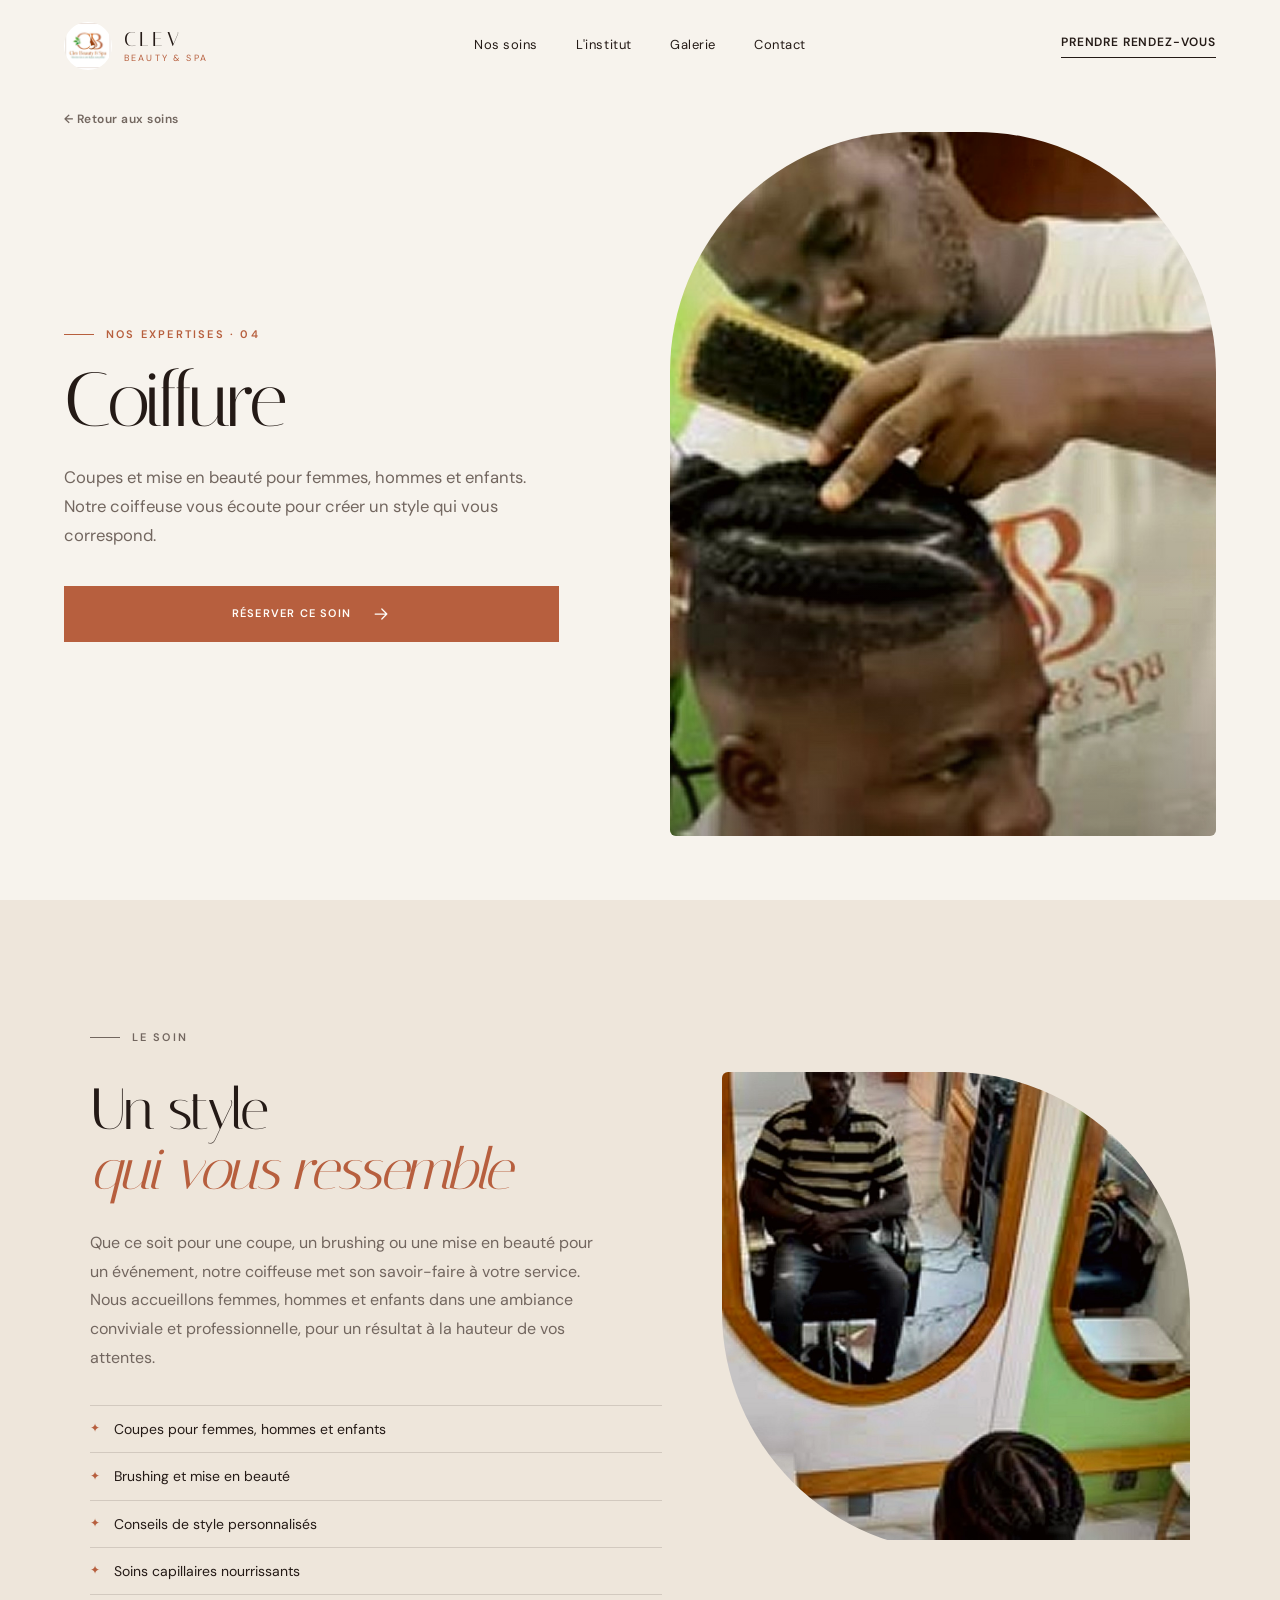
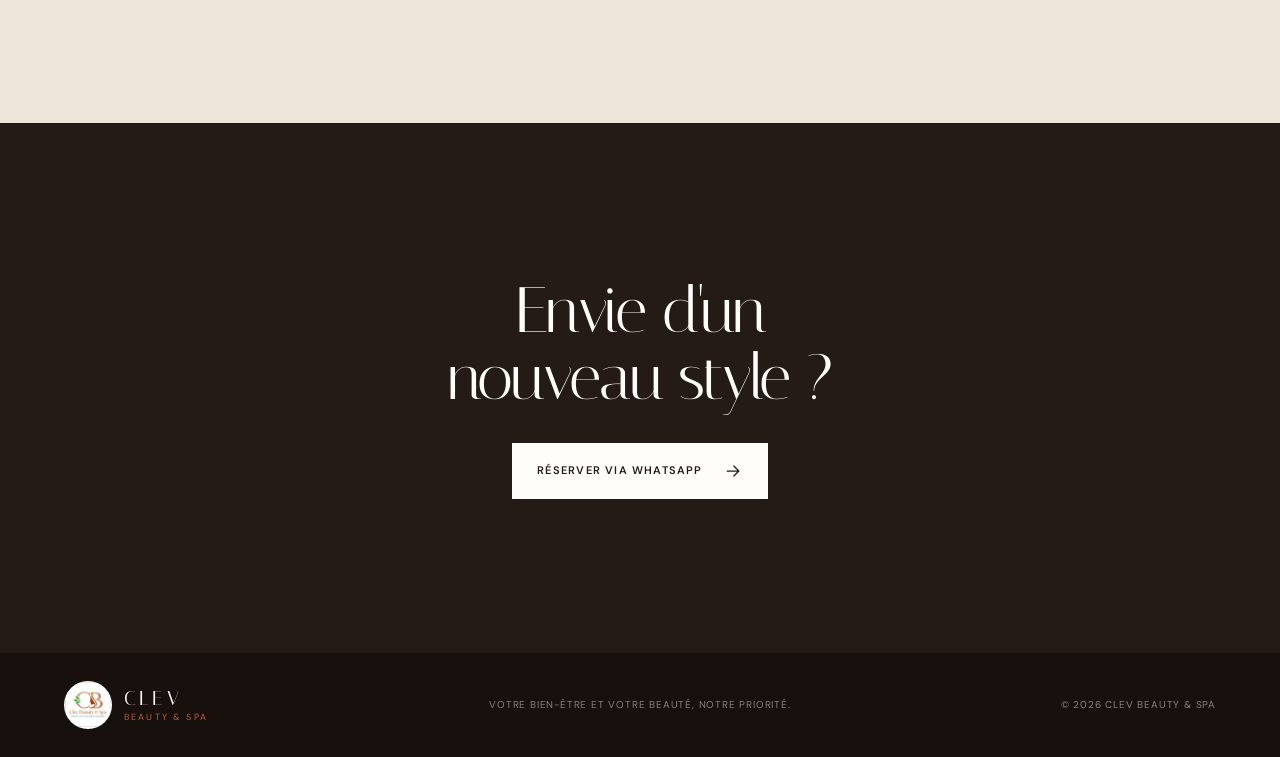
<file: services/coiffure.html>
<!doctype html>
<html lang="fr">
  <head>
    <meta charset="UTF-8" />
    <meta name="viewport" content="width=device-width, initial-scale=1.0" />
    <meta
      name="description"
      content="Coiffure chez CLEV Beauty & Spa à Bangui — coupes et mise en beauté pour femmes, hommes et enfants."
    />
    <meta name="theme-color" content="#f6f1ea" />
    <title>Coiffure — CLEV Beauty & Spa</title>
    <link rel="preconnect" href="https://fonts.googleapis.com" />
    <link rel="preconnect" href="https://fonts.gstatic.com" crossorigin />
    <link
      href="https://fonts.googleapis.com/css2?family=DM+Sans:wght@400;500;600&family=Italiana&display=swap"
      rel="stylesheet"
    />
    <link rel="stylesheet" href="../styles.css" />
    <script src="../script.js" defer></script>
  </head>
  <body>
    <a class="skip-link" href="#main">Aller au contenu</a>

    <header class="site-header" data-header>
      <a class="brand" href="../index.html" aria-label="CLEV Beauty & Spa — Accueil">
        <img src="../assets/images/clev-logo.jpg" alt="" />
        <span><strong>CLEV</strong><small>Beauty & Spa</small></span>
      </a>
      <button class="menu-toggle" type="button" aria-expanded="false" aria-controls="main-nav">
        <span></span><span></span><span></span>
        <span class="sr-only">Ouvrir le menu</span>
      </button>
      <nav id="main-nav" class="main-nav" aria-label="Navigation principale">
        <a href="../index.html#services">Nos soins</a>
        <a href="../index.html#experience">L'institut</a>
        <a href="../index.html#galerie">Galerie</a>
        <a href="../index.html#contact">Contact</a>
      </nav>
      <a class="header-cta" href="../index.html#reservation">Prendre rendez-vous</a>
    </header>

    <main id="main">
      <section class="service-hero">
        <a class="service-back" href="../index.html#services">← Retour aux soins</a>
        <div class="service-hero-content reveal">
          <p class="eyebrow">Nos expertises · 04</p>
          <h1>Coiffure</h1>
          <p class="service-hero-lead">
            Coupes et mise en beauté pour femmes, hommes et enfants.
            Notre coiffeuse vous écoute pour créer un style qui vous correspond.
          </p>
          <a class="button button-primary" href="../index.html#reservation">
            Réserver ce soin
            <svg aria-hidden="true" viewBox="0 0 24 24"><path d="M5 12h14M13 6l6 6-6 6" /></svg>
          </a>
        </div>
        <div class="service-hero-image reveal reveal-delay">
          <img src="../assets/images/service-coiffure.jpg" alt="Coiffure CLEV Beauty & Spa" />
        </div>
      </section>

      <section class="service-detail section">
        <div class="service-detail-copy reveal">
          <p class="eyebrow">Le soin</p>
          <h2>Un style<br /><em>qui vous ressemble</em></h2>
          <p>
            Que ce soit pour une coupe, un brushing ou une mise en beauté pour un
            événement, notre coiffeuse met son savoir-faire à votre service. Nous
            accueillons femmes, hommes et enfants dans une ambiance conviviale et
            professionnelle, pour un résultat à la hauteur de vos attentes.
          </p>
          <ul class="service-benefits">
            <li><span>✦</span>Coupes pour femmes, hommes et enfants</li>
            <li><span>✦</span>Brushing et mise en beauté</li>
            <li><span>✦</span>Conseils de style personnalisés</li>
            <li><span>✦</span>Soins capillaires nourrissants</li>
          </ul>
        </div>
        <div class="service-detail-image reveal reveal-delay">
          <img src="../assets/images/service-coiffure-2.jpg" alt="Prestation coiffure CLEV Beauty & Spa" loading="lazy" />
        </div>
      </section>

      <section class="service-cta">
        <div class="service-cta-inner reveal">
          <h2>Envie d'un<br />nouveau style ?</h2>
          <a class="button button-light" href="../index.html#reservation">
            Réserver via WhatsApp
            <svg aria-hidden="true" viewBox="0 0 24 24"><path d="M5 12h14M13 6l6 6-6 6" /></svg>
          </a>
        </div>
      </section>
    </main>

    <footer class="site-footer">
      <a class="brand brand-light" href="../index.html">
        <img src="../assets/images/clev-logo.jpg" alt="" />
        <span><strong>CLEV</strong><small>Beauty & Spa</small></span>
      </a>
      <p>Votre bien-être et votre beauté, notre priorité.</p>
      <p>© <span data-year></span> CLEV Beauty & Spa</p>
    </footer>
  </body>
</html>
</file>
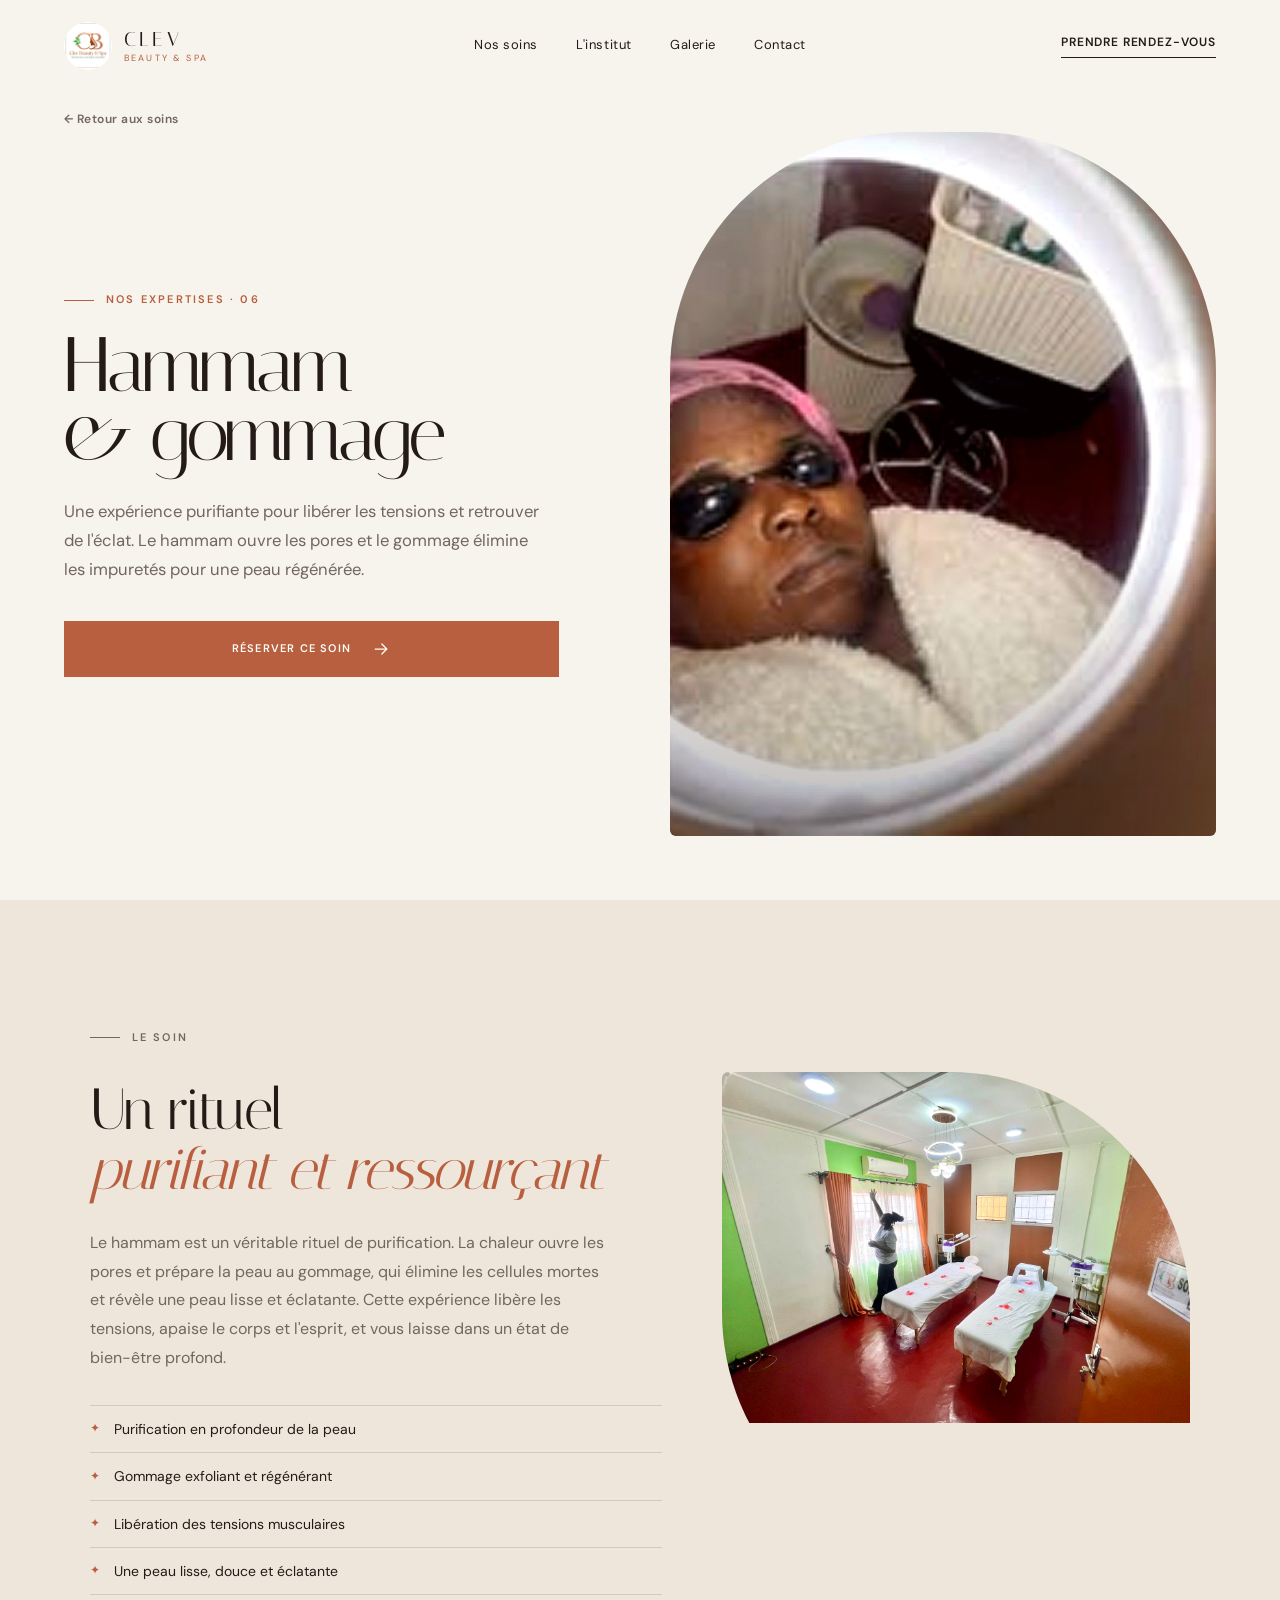
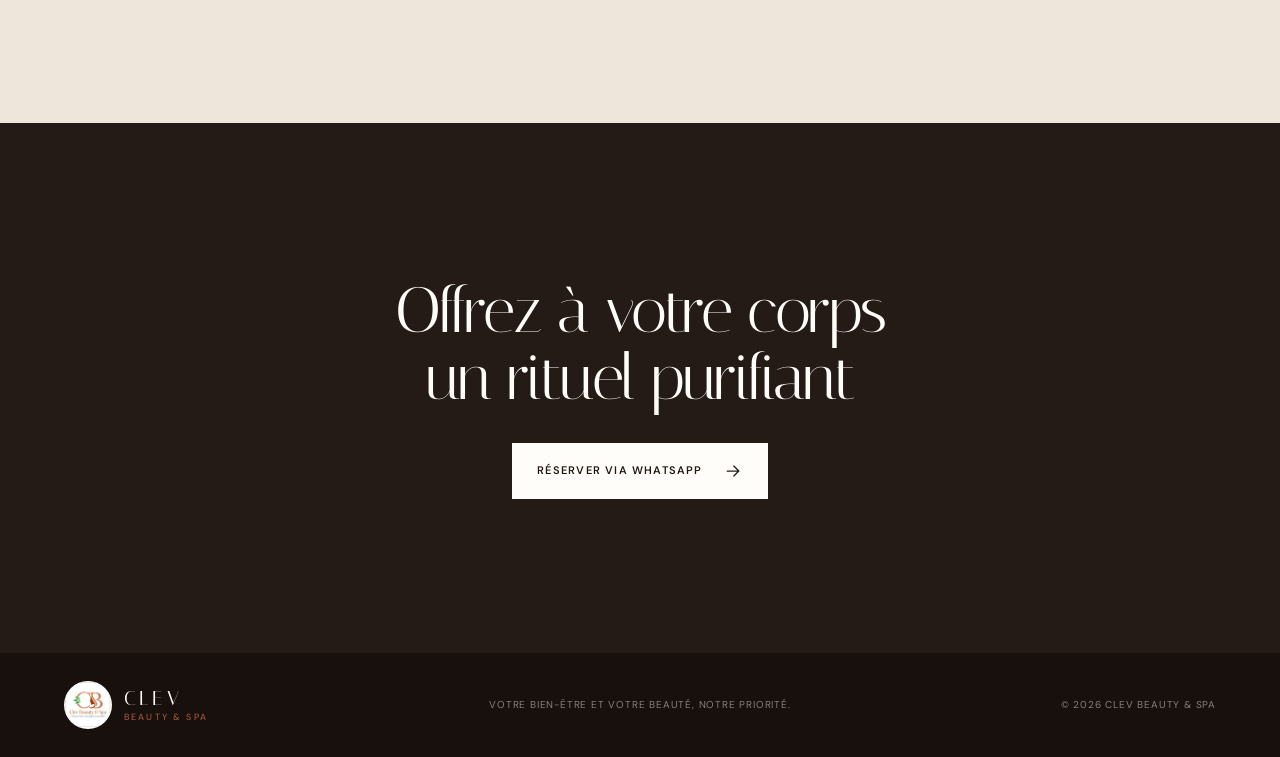
<file: services/hammam-gommage.html>
<!doctype html>
<html lang="fr">
  <head>
    <meta charset="UTF-8" />
    <meta name="viewport" content="width=device-width, initial-scale=1.0" />
    <meta
      name="description"
      content="Hammam & gommage chez CLEV Beauty & Spa à Bangui — une expérience purifiante pour libérer les tensions et retrouver de l'éclat."
    />
    <meta name="theme-color" content="#f6f1ea" />
    <title>Hammam & gommage — CLEV Beauty & Spa</title>
    <link rel="preconnect" href="https://fonts.googleapis.com" />
    <link rel="preconnect" href="https://fonts.gstatic.com" crossorigin />
    <link
      href="https://fonts.googleapis.com/css2?family=DM+Sans:wght@400;500;600&family=Italiana&display=swap"
      rel="stylesheet"
    />
    <link rel="stylesheet" href="../styles.css" />
    <script src="../script.js" defer></script>
  </head>
  <body>
    <a class="skip-link" href="#main">Aller au contenu</a>

    <header class="site-header" data-header>
      <a class="brand" href="../index.html" aria-label="CLEV Beauty & Spa — Accueil">
        <img src="../assets/images/clev-logo.jpg" alt="" />
        <span><strong>CLEV</strong><small>Beauty & Spa</small></span>
      </a>
      <button class="menu-toggle" type="button" aria-expanded="false" aria-controls="main-nav">
        <span></span><span></span><span></span>
        <span class="sr-only">Ouvrir le menu</span>
      </button>
      <nav id="main-nav" class="main-nav" aria-label="Navigation principale">
        <a href="../index.html#services">Nos soins</a>
        <a href="../index.html#experience">L'institut</a>
        <a href="../index.html#galerie">Galerie</a>
        <a href="../index.html#contact">Contact</a>
      </nav>
      <a class="header-cta" href="../index.html#reservation">Prendre rendez-vous</a>
    </header>

    <main id="main">
      <section class="service-hero">
        <a class="service-back" href="../index.html#services">← Retour aux soins</a>
        <div class="service-hero-content reveal">
          <p class="eyebrow">Nos expertises · 06</p>
          <h1>Hammam<br />& gommage</h1>
          <p class="service-hero-lead">
            Une expérience purifiante pour libérer les tensions et retrouver de l'éclat.
            Le hammam ouvre les pores et le gommage élimine les impuretés pour une peau
            régénérée.
          </p>
          <a class="button button-primary" href="../index.html#reservation">
            Réserver ce soin
            <svg aria-hidden="true" viewBox="0 0 24 24"><path d="M5 12h14M13 6l6 6-6 6" /></svg>
          </a>
        </div>
        <div class="service-hero-image reveal reveal-delay">
          <img src="../assets/images/service-gommage.jpg" alt="Hammam et gommage CLEV Beauty & Spa" />
        </div>
      </section>

      <section class="service-detail section">
        <div class="service-detail-copy reveal">
          <p class="eyebrow">Le soin</p>
          <h2>Un rituel<br /><em>purifiant et ressourçant</em></h2>
          <p>
            Le hammam est un véritable rituel de purification. La chaleur ouvre les
            pores et prépare la peau au gommage, qui élimine les cellules mortes et
            révèle une peau lisse et éclatante. Cette expérience libère les tensions,
            apaise le corps et l'esprit, et vous laisse dans un état de bien-être
            profond.
          </p>
          <ul class="service-benefits">
            <li><span>✦</span>Purification en profondeur de la peau</li>
            <li><span>✦</span>Gommage exfoliant et régénérant</li>
            <li><span>✦</span>Libération des tensions musculaires</li>
            <li><span>✦</span>Une peau lisse, douce et éclatante</li>
          </ul>
        </div>
        <div class="service-detail-image reveal reveal-delay">
          <img src="../assets/images/treatment-preparation.jpg" alt="Préparation du hammam CLEV Beauty & Spa" loading="lazy" />
        </div>
      </section>

      <section class="service-cta">
        <div class="service-cta-inner reveal">
          <h2>Offrez à votre corps<br />un rituel purifiant</h2>
          <a class="button button-light" href="../index.html#reservation">
            Réserver via WhatsApp
            <svg aria-hidden="true" viewBox="0 0 24 24"><path d="M5 12h14M13 6l6 6-6 6" /></svg>
          </a>
        </div>
      </section>
    </main>

    <footer class="site-footer">
      <a class="brand brand-light" href="../index.html">
        <img src="../assets/images/clev-logo.jpg" alt="" />
        <span><strong>CLEV</strong><small>Beauty & Spa</small></span>
      </a>
      <p>Votre bien-être et votre beauté, notre priorité.</p>
      <p>© <span data-year></span> CLEV Beauty & Spa</p>
    </footer>
  </body>
</html>
</file>
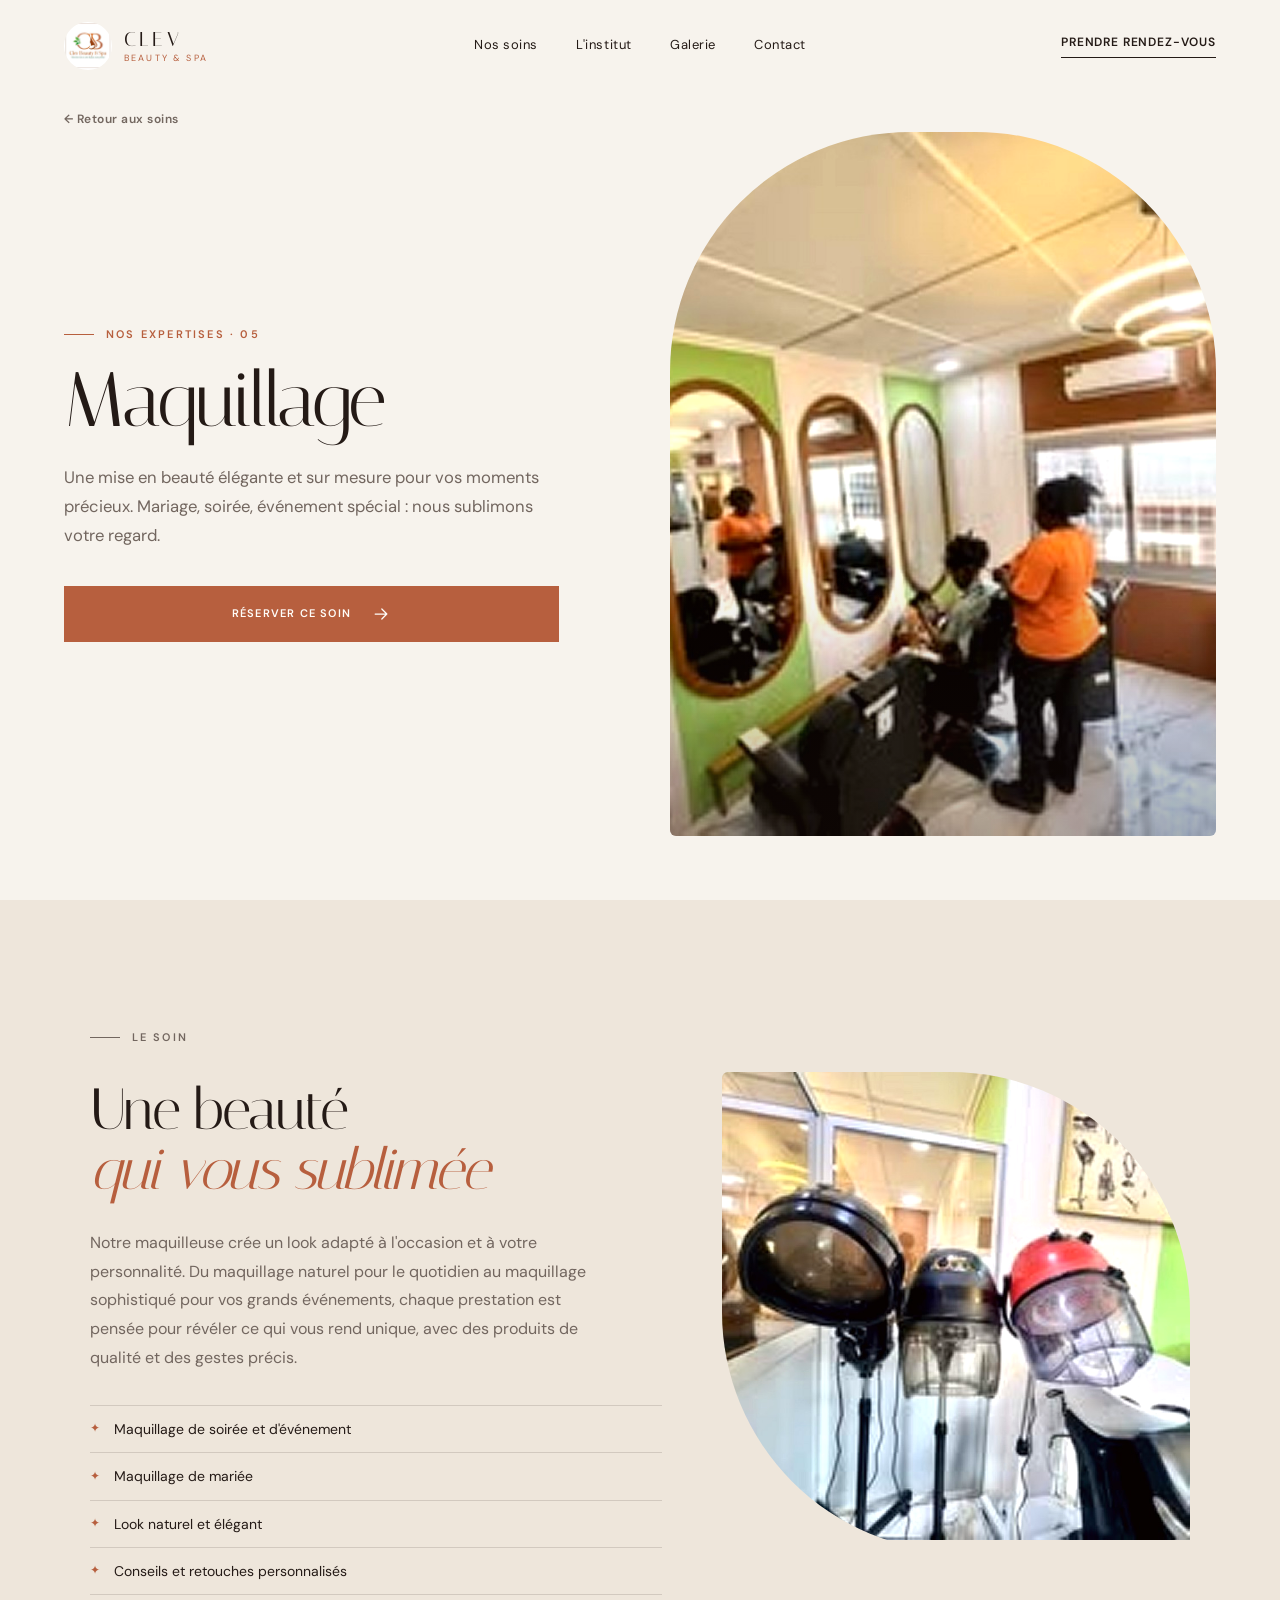
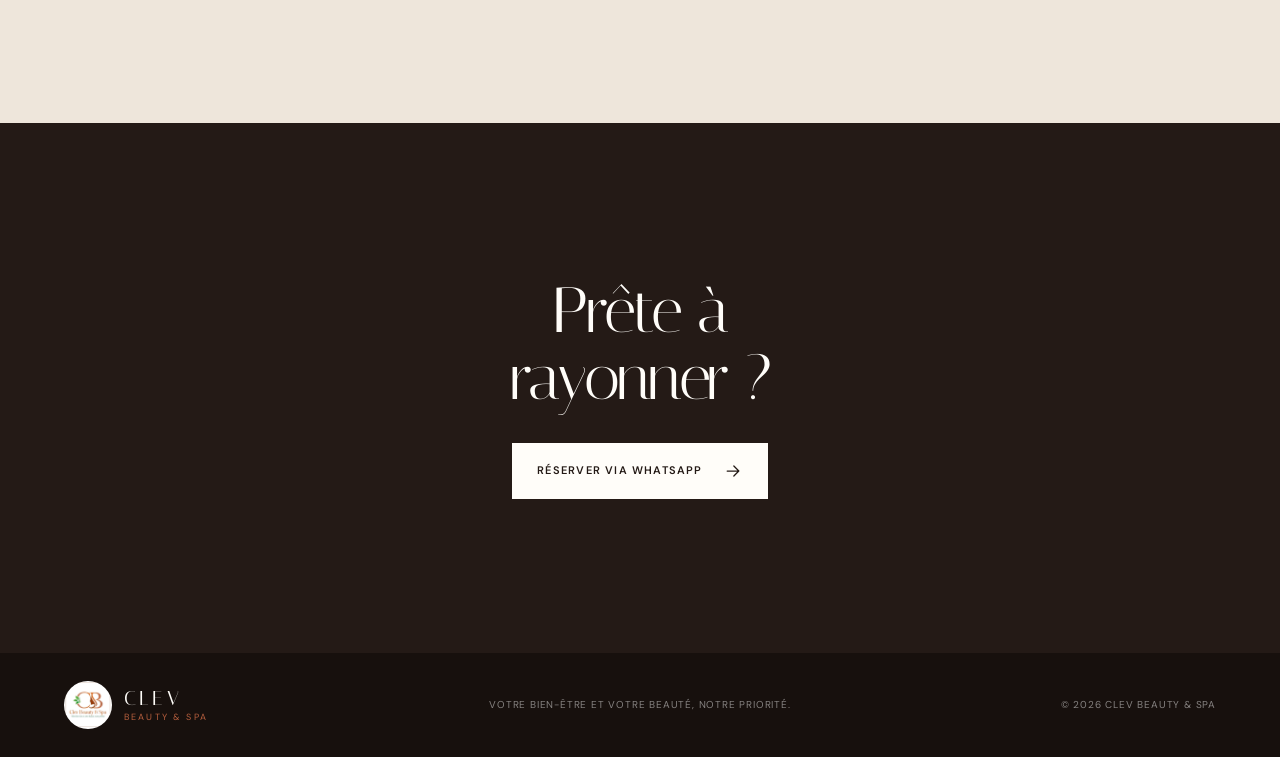
<file: services/maquillage.html>
<!doctype html>
<html lang="fr">
  <head>
    <meta charset="UTF-8" />
    <meta name="viewport" content="width=device-width, initial-scale=1.0" />
    <meta
      name="description"
      content="Maquillage chez CLEV Beauty & Spa à Bangui — une mise en beauté élégante et sur mesure pour vos moments précieux."
    />
    <meta name="theme-color" content="#f6f1ea" />
    <title>Maquillage — CLEV Beauty & Spa</title>
    <link rel="preconnect" href="https://fonts.googleapis.com" />
    <link rel="preconnect" href="https://fonts.gstatic.com" crossorigin />
    <link
      href="https://fonts.googleapis.com/css2?family=DM+Sans:wght@400;500;600&family=Italiana&display=swap"
      rel="stylesheet"
    />
    <link rel="stylesheet" href="../styles.css" />
    <script src="../script.js" defer></script>
  </head>
  <body>
    <a class="skip-link" href="#main">Aller au contenu</a>

    <header class="site-header" data-header>
      <a class="brand" href="../index.html" aria-label="CLEV Beauty & Spa — Accueil">
        <img src="../assets/images/clev-logo.jpg" alt="" />
        <span><strong>CLEV</strong><small>Beauty & Spa</small></span>
      </a>
      <button class="menu-toggle" type="button" aria-expanded="false" aria-controls="main-nav">
        <span></span><span></span><span></span>
        <span class="sr-only">Ouvrir le menu</span>
      </button>
      <nav id="main-nav" class="main-nav" aria-label="Navigation principale">
        <a href="../index.html#services">Nos soins</a>
        <a href="../index.html#experience">L'institut</a>
        <a href="../index.html#galerie">Galerie</a>
        <a href="../index.html#contact">Contact</a>
      </nav>
      <a class="header-cta" href="../index.html#reservation">Prendre rendez-vous</a>
    </header>

    <main id="main">
      <section class="service-hero">
        <a class="service-back" href="../index.html#services">← Retour aux soins</a>
        <div class="service-hero-content reveal">
          <p class="eyebrow">Nos expertises · 05</p>
          <h1>Maquillage</h1>
          <p class="service-hero-lead">
            Une mise en beauté élégante et sur mesure pour vos moments précieux.
            Mariage, soirée, événement spécial : nous sublimons votre regard.
          </p>
          <a class="button button-primary" href="../index.html#reservation">
            Réserver ce soin
            <svg aria-hidden="true" viewBox="0 0 24 24"><path d="M5 12h14M13 6l6 6-6 6" /></svg>
          </a>
        </div>
        <div class="service-hero-image reveal reveal-delay">
          <img src="../assets/images/gallery-extra-4.jpg" alt="Mise en beauté CLEV Beauty & Spa" />
        </div>
      </section>

      <section class="service-detail section">
        <div class="service-detail-copy reveal">
          <p class="eyebrow">Le soin</p>
          <h2>Une beauté<br /><em>qui vous sublimée</em></h2>
          <p>
            Notre maquilleuse crée un look adapté à l'occasion et à votre personnalité.
            Du maquillage naturel pour le quotidien au maquillage sophistiqué pour
            vos grands événements, chaque prestation est pensée pour révéler ce qui
            vous rend unique, avec des produits de qualité et des gestes précis.
          </p>
          <ul class="service-benefits">
            <li><span>✦</span>Maquillage de soirée et d'événement</li>
            <li><span>✦</span>Maquillage de mariée</li>
            <li><span>✦</span>Look naturel et élégant</li>
            <li><span>✦</span>Conseils et retouches personnalisés</li>
          </ul>
        </div>
        <div class="service-detail-image reveal reveal-delay">
          <img src="../assets/images/gallery-extra-5.jpg" alt="Détails maquillage CLEV Beauty & Spa" loading="lazy" />
        </div>
      </section>

      <section class="service-cta">
        <div class="service-cta-inner reveal">
          <h2>Prête à<br />rayonner ?</h2>
          <a class="button button-light" href="../index.html#reservation">
            Réserver via WhatsApp
            <svg aria-hidden="true" viewBox="0 0 24 24"><path d="M5 12h14M13 6l6 6-6 6" /></svg>
          </a>
        </div>
      </section>
    </main>

    <footer class="site-footer">
      <a class="brand brand-light" href="../index.html">
        <img src="../assets/images/clev-logo.jpg" alt="" />
        <span><strong>CLEV</strong><small>Beauty & Spa</small></span>
      </a>
      <p>Votre bien-être et votre beauté, notre priorité.</p>
      <p>© <span data-year></span> CLEV Beauty & Spa</p>
    </footer>
  </body>
</html>
</file>
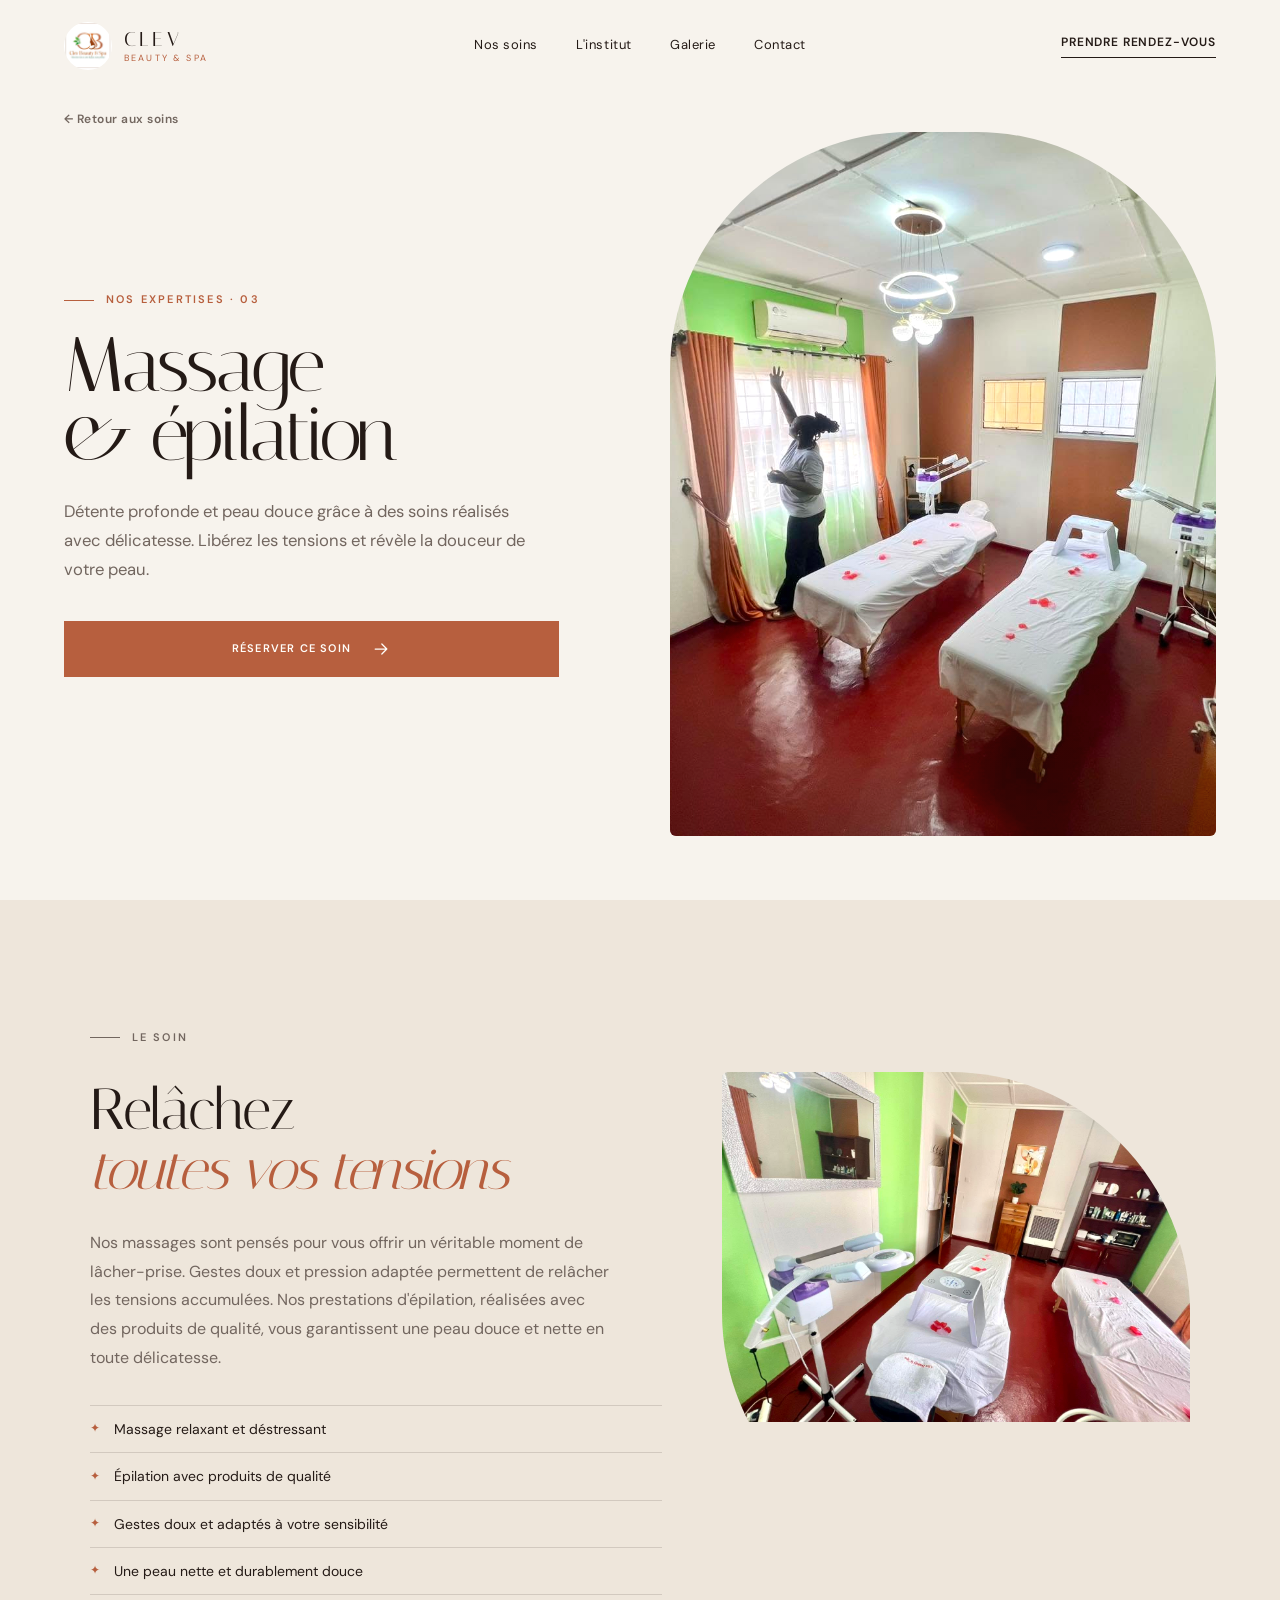
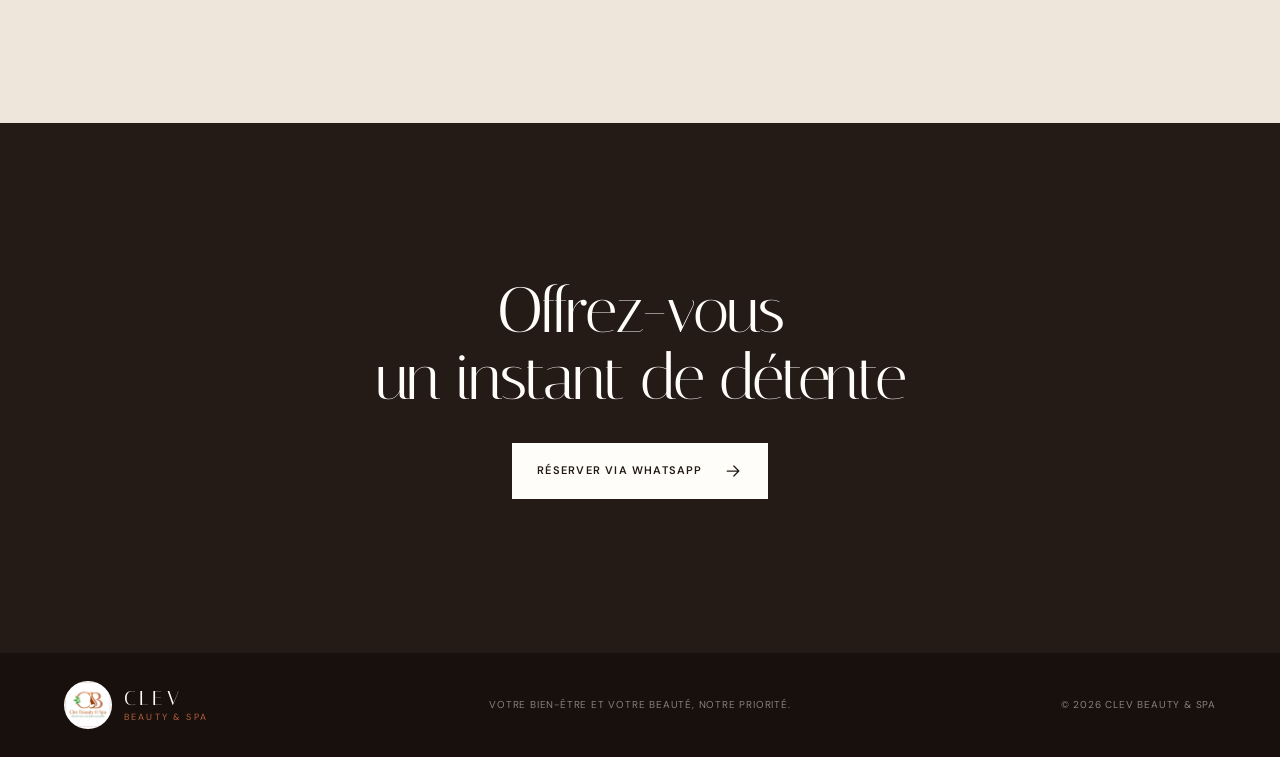
<file: services/massage-epilation.html>
<!doctype html>
<html lang="fr">
  <head>
    <meta charset="UTF-8" />
    <meta name="viewport" content="width=device-width, initial-scale=1.0" />
    <meta
      name="description"
      content="Massage & épilation chez CLEV Beauty & Spa à Bangui — détente profonde et peau douce grâce à des soins réalisés avec délicatesse."
    />
    <meta name="theme-color" content="#f6f1ea" />
    <title>Massage & épilation — CLEV Beauty & Spa</title>
    <link rel="preconnect" href="https://fonts.googleapis.com" />
    <link rel="preconnect" href="https://fonts.gstatic.com" crossorigin />
    <link
      href="https://fonts.googleapis.com/css2?family=DM+Sans:wght@400;500;600&family=Italiana&display=swap"
      rel="stylesheet"
    />
    <link rel="stylesheet" href="../styles.css" />
    <script src="../script.js" defer></script>
  </head>
  <body>
    <a class="skip-link" href="#main">Aller au contenu</a>

    <header class="site-header" data-header>
      <a class="brand" href="../index.html" aria-label="CLEV Beauty & Spa — Accueil">
        <img src="../assets/images/clev-logo.jpg" alt="" />
        <span><strong>CLEV</strong><small>Beauty & Spa</small></span>
      </a>
      <button class="menu-toggle" type="button" aria-expanded="false" aria-controls="main-nav">
        <span></span><span></span><span></span>
        <span class="sr-only">Ouvrir le menu</span>
      </button>
      <nav id="main-nav" class="main-nav" aria-label="Navigation principale">
        <a href="../index.html#services">Nos soins</a>
        <a href="../index.html#experience">L'institut</a>
        <a href="../index.html#galerie">Galerie</a>
        <a href="../index.html#contact">Contact</a>
      </nav>
      <a class="header-cta" href="../index.html#reservation">Prendre rendez-vous</a>
    </header>

    <main id="main">
      <section class="service-hero">
        <a class="service-back" href="../index.html#services">← Retour aux soins</a>
        <div class="service-hero-content reveal">
          <p class="eyebrow">Nos expertises · 03</p>
          <h1>Massage<br />& épilation</h1>
          <p class="service-hero-lead">
            Détente profonde et peau douce grâce à des soins réalisés avec délicatesse.
            Libérez les tensions et révèle la douceur de votre peau.
          </p>
          <a class="button button-primary" href="../index.html#reservation">
            Réserver ce soin
            <svg aria-hidden="true" viewBox="0 0 24 24"><path d="M5 12h14M13 6l6 6-6 6" /></svg>
          </a>
        </div>
        <div class="service-hero-image reveal reveal-delay">
          <img src="../assets/images/double-treatment-room.jpg" alt="Cabine de massage CLEV Beauty & Spa" />
        </div>
      </section>

      <section class="service-detail section">
        <div class="service-detail-copy reveal">
          <p class="eyebrow">Le soin</p>
          <h2>Relâchez<br /><em>toutes vos tensions</em></h2>
          <p>
            Nos massages sont pensés pour vous offrir un véritable moment de lâcher-prise.
            Gestes doux et pression adaptée permettent de relâcher les tensions
            accumulées. Nos prestations d'épilation, réalisées avec des produits de
            qualité, vous garantissent une peau douce et nette en toute délicatesse.
          </p>
          <ul class="service-benefits">
            <li><span>✦</span>Massage relaxant et déstressant</li>
            <li><span>✦</span>Épilation avec produits de qualité</li>
            <li><span>✦</span>Gestes doux et adaptés à votre sensibilité</li>
            <li><span>✦</span>Une peau nette et durablement douce</li>
          </ul>
        </div>
        <div class="service-detail-image reveal reveal-delay">
          <img src="../assets/images/treatment-room.jpg" alt="Salle de soins de l'institut" loading="lazy" />
        </div>
      </section>

      <section class="service-cta">
        <div class="service-cta-inner reveal">
          <h2>Offrez-vous<br />un instant de détente</h2>
          <a class="button button-light" href="../index.html#reservation">
            Réserver via WhatsApp
            <svg aria-hidden="true" viewBox="0 0 24 24"><path d="M5 12h14M13 6l6 6-6 6" /></svg>
          </a>
        </div>
      </section>
    </main>

    <footer class="site-footer">
      <a class="brand brand-light" href="../index.html">
        <img src="../assets/images/clev-logo.jpg" alt="" />
        <span><strong>CLEV</strong><small>Beauty & Spa</small></span>
      </a>
      <p>Votre bien-être et votre beauté, notre priorité.</p>
      <p>© <span data-year></span> CLEV Beauty & Spa</p>
    </footer>
  </body>
</html>
</file>
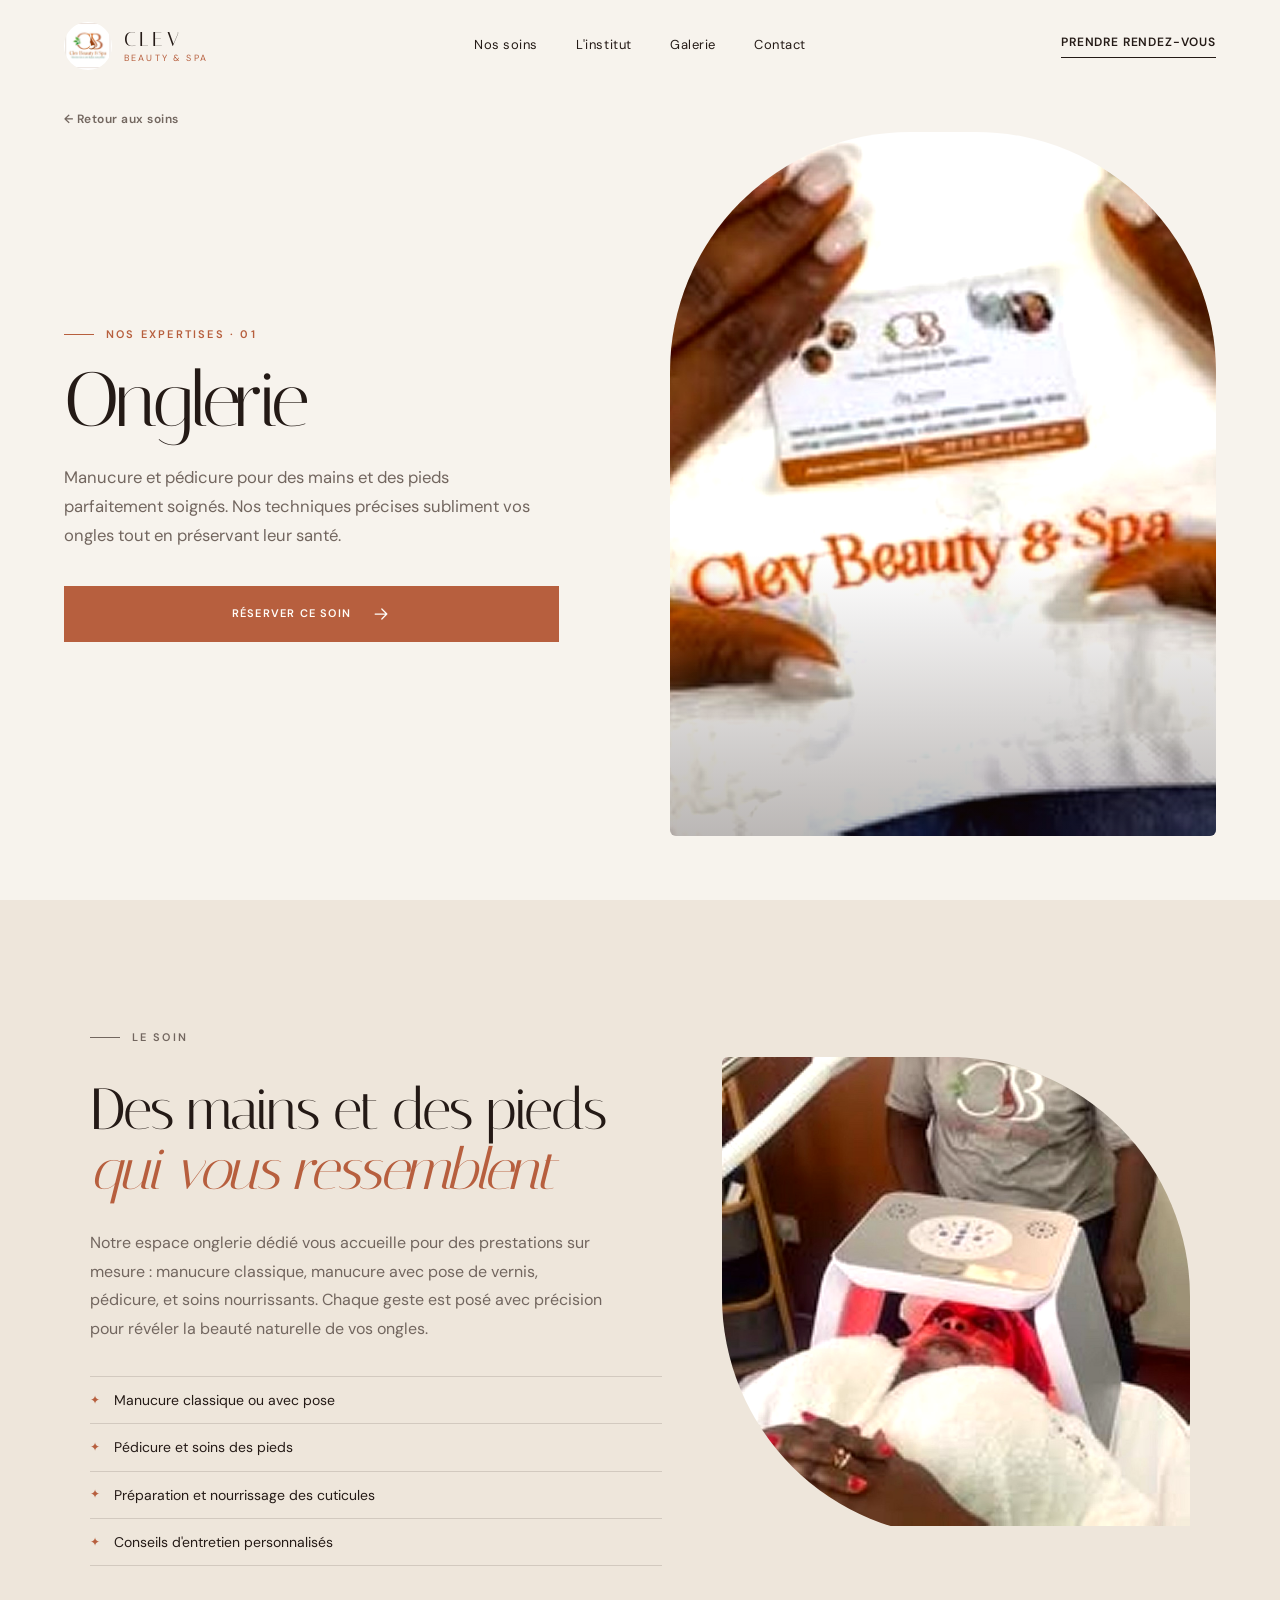
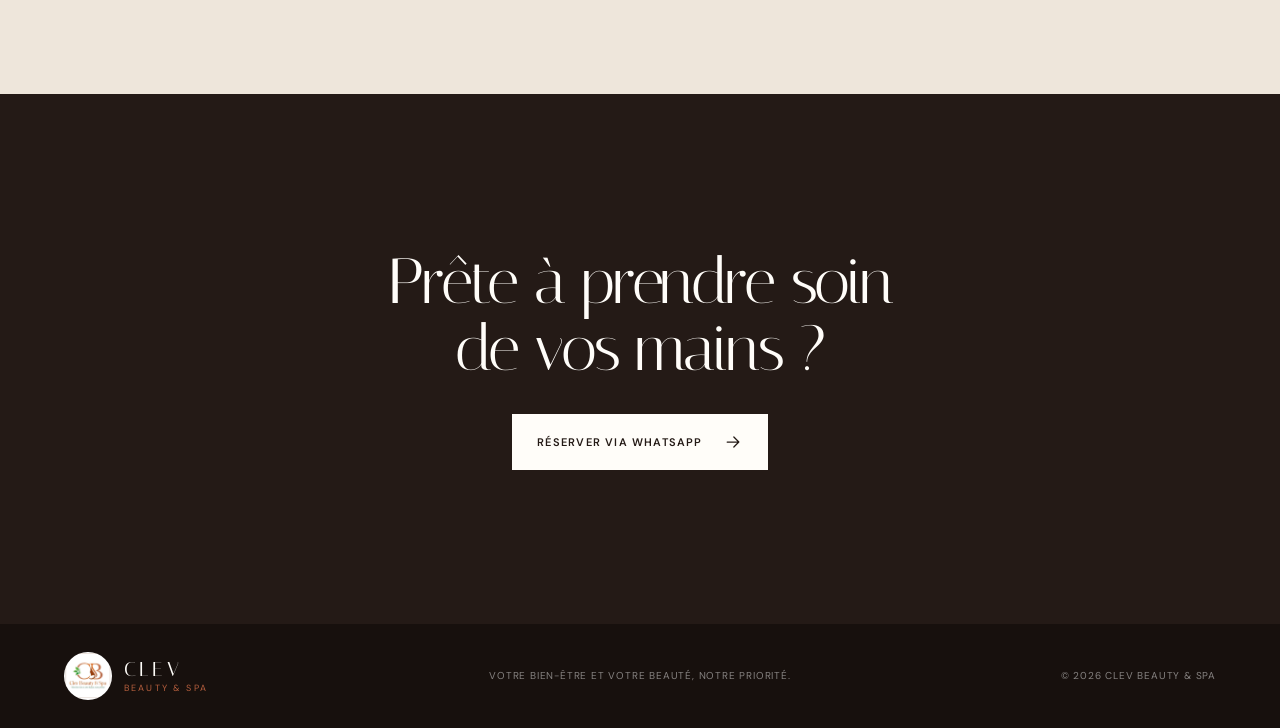
<file: services/onglerie.html>
<!doctype html>
<html lang="fr">
  <head>
    <meta charset="UTF-8" />
    <meta name="viewport" content="width=device-width, initial-scale=1.0" />
    <meta
      name="description"
      content="Onglerie chez CLEV Beauty & Spa à Bangui — manucure, pédicure et pose de vernis pour des mains et des pieds parfaitement soignés."
    />
    <meta name="theme-color" content="#f6f1ea" />
    <title>Onglerie — CLEV Beauty & Spa</title>
    <link rel="preconnect" href="https://fonts.googleapis.com" />
    <link rel="preconnect" href="https://fonts.gstatic.com" crossorigin />
    <link
      href="https://fonts.googleapis.com/css2?family=DM+Sans:wght@400;500;600&family=Italiana&display=swap"
      rel="stylesheet"
    />
    <link rel="stylesheet" href="../styles.css" />
    <script src="../script.js" defer></script>
  </head>
  <body>
    <a class="skip-link" href="#main">Aller au contenu</a>

    <header class="site-header" data-header>
      <a class="brand" href="../index.html" aria-label="CLEV Beauty & Spa — Accueil">
        <img src="../assets/images/clev-logo.jpg" alt="" />
        <span>
          <strong>CLEV</strong>
          <small>Beauty & Spa</small>
        </span>
      </a>
      <button class="menu-toggle" type="button" aria-expanded="false" aria-controls="main-nav">
        <span></span><span></span><span></span>
        <span class="sr-only">Ouvrir le menu</span>
      </button>
      <nav id="main-nav" class="main-nav" aria-label="Navigation principale">
        <a href="../index.html#services">Nos soins</a>
        <a href="../index.html#experience">L'institut</a>
        <a href="../index.html#galerie">Galerie</a>
        <a href="../index.html#contact">Contact</a>
      </nav>
      <a class="header-cta" href="../index.html#reservation">Prendre rendez-vous</a>
    </header>

    <main id="main">
      <section class="service-hero">
        <a class="service-back" href="../index.html#services">← Retour aux soins</a>
        <div class="service-hero-content reveal">
          <p class="eyebrow">Nos expertises · 01</p>
          <h1>Onglerie</h1>
          <p class="service-hero-lead">
            Manucure et pédicure pour des mains et des pieds parfaitement soignés.
            Nos techniques précises subliment vos ongles tout en préservant leur santé.
          </p>
          <a class="button button-primary" href="../index.html#reservation">
            Réserver ce soin
            <svg aria-hidden="true" viewBox="0 0 24 24"><path d="M5 12h14M13 6l6 6-6 6" /></svg>
          </a>
        </div>
        <div class="service-hero-image reveal reveal-delay">
          <img src="../assets/images/service-onglerie.jpg" alt="Onglerie CLEV Beauty & Spa" />
        </div>
      </section>

      <section class="service-detail section">
        <div class="service-detail-copy reveal">
          <p class="eyebrow">Le soin</p>
          <h2>Des mains et des pieds<br /><em>qui vous ressemblent</em></h2>
          <p>
            Notre espace onglerie dédié vous accueille pour des prestations sur mesure :
            manucure classique, manucure avec pose de vernis, pédicure, et soins
            nourrissants. Chaque geste est posé avec précision pour révéler la beauté
            naturelle de vos ongles.
          </p>
          <ul class="service-benefits">
            <li><span>✦</span>Manucure classique ou avec pose</li>
            <li><span>✦</span>Pédicure et soins des pieds</li>
            <li><span>✦</span>Préparation et nourrissage des cuticules</li>
            <li><span>✦</span>Conseils d'entretien personnalisés</li>
          </ul>
        </div>
        <div class="service-detail-image reveal reveal-delay">
          <img src="../assets/images/gallery-extra-1.jpg" alt="Détails d'une prestation onglerie" loading="lazy" />
        </div>
      </section>

      <section class="service-cta">
        <div class="service-cta-inner reveal">
          <h2>Prête à prendre soin<br />de vos mains ?</h2>
          <a class="button button-light" href="../index.html#reservation">
            Réserver via WhatsApp
            <svg aria-hidden="true" viewBox="0 0 24 24"><path d="M5 12h14M13 6l6 6-6 6" /></svg>
          </a>
        </div>
      </section>
    </main>

    <footer class="site-footer">
      <a class="brand brand-light" href="../index.html">
        <img src="../assets/images/clev-logo.jpg" alt="" />
        <span><strong>CLEV</strong><small>Beauty & Spa</small></span>
      </a>
      <p>Votre bien-être et votre beauté, notre priorité.</p>
      <p>© <span data-year></span> CLEV Beauty & Spa</p>
    </footer>
  </body>
</html>
</file>
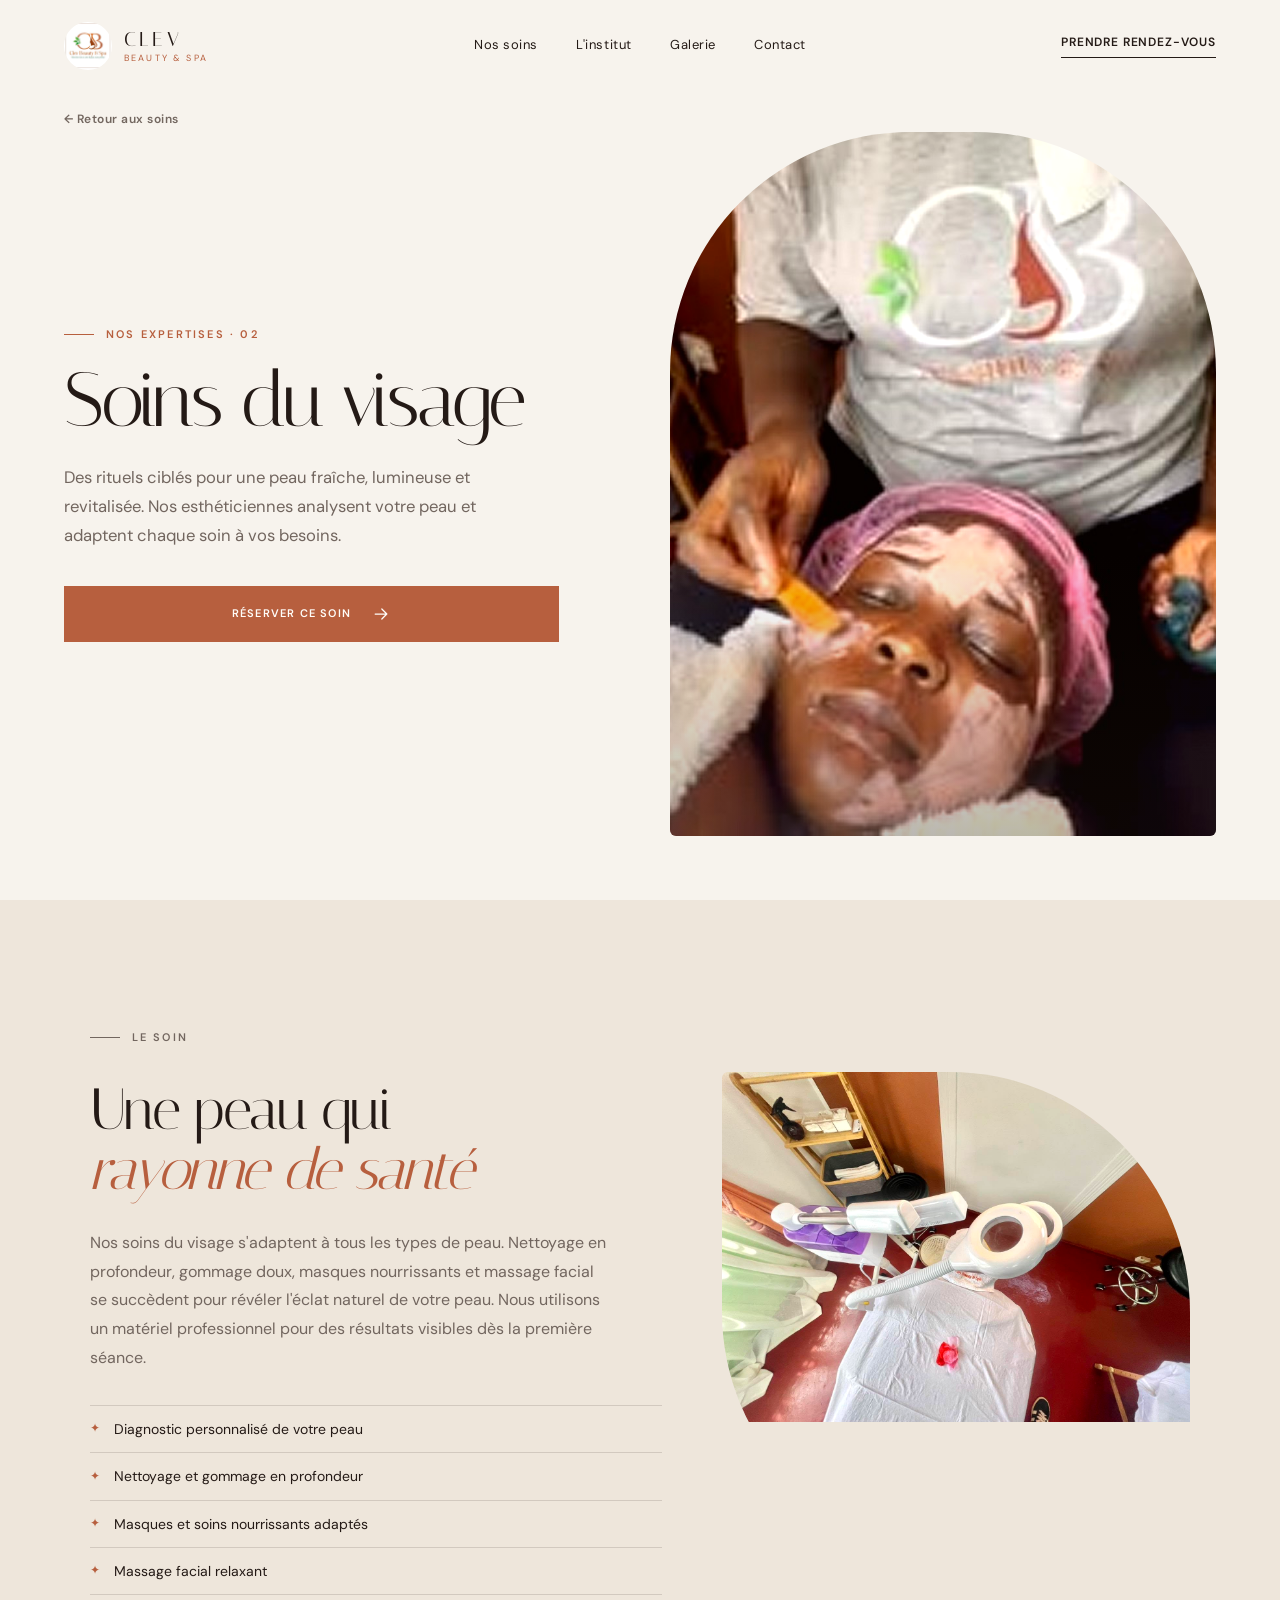
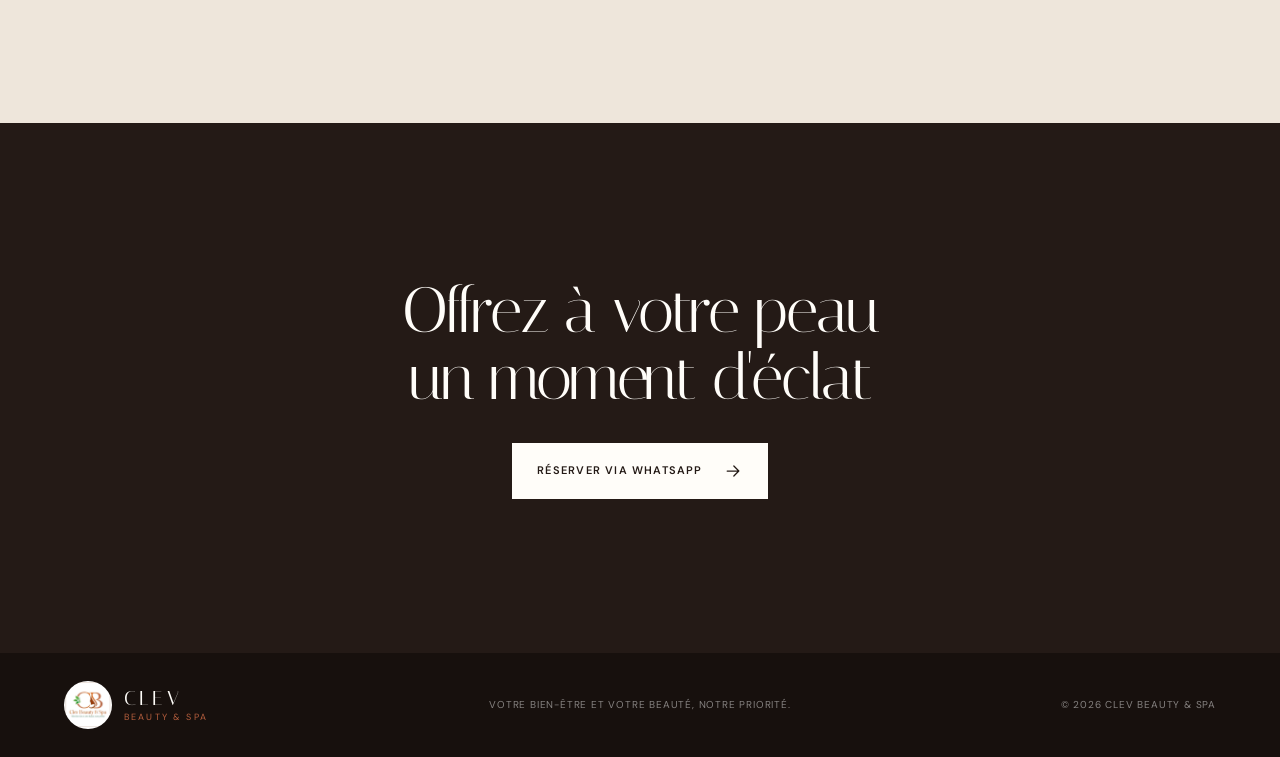
<file: services/soins-du-visage.html>
<!doctype html>
<html lang="fr">
  <head>
    <meta charset="UTF-8" />
    <meta name="viewport" content="width=device-width, initial-scale=1.0" />
    <meta
      name="description"
      content="Soins du visage chez CLEV Beauty & Spa à Bangui — rituels ciblés pour une peau fraîche, lumineuse et revitalisée."
    />
    <meta name="theme-color" content="#f6f1ea" />
    <title>Soins du visage — CLEV Beauty & Spa</title>
    <link rel="preconnect" href="https://fonts.googleapis.com" />
    <link rel="preconnect" href="https://fonts.gstatic.com" crossorigin />
    <link
      href="https://fonts.googleapis.com/css2?family=DM+Sans:wght@400;500;600&family=Italiana&display=swap"
      rel="stylesheet"
    />
    <link rel="stylesheet" href="../styles.css" />
    <script src="../script.js" defer></script>
  </head>
  <body>
    <a class="skip-link" href="#main">Aller au contenu</a>

    <header class="site-header" data-header>
      <a class="brand" href="../index.html" aria-label="CLEV Beauty & Spa — Accueil">
        <img src="../assets/images/clev-logo.jpg" alt="" />
        <span><strong>CLEV</strong><small>Beauty & Spa</small></span>
      </a>
      <button class="menu-toggle" type="button" aria-expanded="false" aria-controls="main-nav">
        <span></span><span></span><span></span>
        <span class="sr-only">Ouvrir le menu</span>
      </button>
      <nav id="main-nav" class="main-nav" aria-label="Navigation principale">
        <a href="../index.html#services">Nos soins</a>
        <a href="../index.html#experience">L'institut</a>
        <a href="../index.html#galerie">Galerie</a>
        <a href="../index.html#contact">Contact</a>
      </nav>
      <a class="header-cta" href="../index.html#reservation">Prendre rendez-vous</a>
    </header>

    <main id="main">
      <section class="service-hero">
        <a class="service-back" href="../index.html#services">← Retour aux soins</a>
        <div class="service-hero-content reveal">
          <p class="eyebrow">Nos expertises · 02</p>
          <h1>Soins du visage</h1>
          <p class="service-hero-lead">
            Des rituels ciblés pour une peau fraîche, lumineuse et revitalisée.
            Nos esthéticiennes analysent votre peau et adaptent chaque soin à vos besoins.
          </p>
          <a class="button button-primary" href="../index.html#reservation">
            Réserver ce soin
            <svg aria-hidden="true" viewBox="0 0 24 24"><path d="M5 12h14M13 6l6 6-6 6" /></svg>
          </a>
        </div>
        <div class="service-hero-image reveal reveal-delay">
          <img src="../assets/images/service-soin-visage.jpg" alt="Soin du visage CLEV Beauty & Spa" />
        </div>
      </section>

      <section class="service-detail section">
        <div class="service-detail-copy reveal">
          <p class="eyebrow">Le soin</p>
          <h2>Une peau qui<br /><em>rayonne de santé</em></h2>
          <p>
            Nos soins du visage s'adaptent à tous les types de peau. Nettoyage en
            profondeur, gommage doux, masques nourrissants et massage facial se
            succèdent pour révéler l'éclat naturel de votre peau. Nous utilisons un
            matériel professionnel pour des résultats visibles dès la première séance.
          </p>
          <ul class="service-benefits">
            <li><span>✦</span>Diagnostic personnalisé de votre peau</li>
            <li><span>✦</span>Nettoyage et gommage en profondeur</li>
            <li><span>✦</span>Masques et soins nourrissants adaptés</li>
            <li><span>✦</span>Massage facial relaxant</li>
          </ul>
        </div>
        <div class="service-detail-image reveal reveal-delay">
          <img src="../assets/images/facial-steamer.jpg" alt="Appareil vapeur pour soin du visage" loading="lazy" />
        </div>
      </section>

      <section class="service-cta">
        <div class="service-cta-inner reveal">
          <h2>Offrez à votre peau<br />un moment d'éclat</h2>
          <a class="button button-light" href="../index.html#reservation">
            Réserver via WhatsApp
            <svg aria-hidden="true" viewBox="0 0 24 24"><path d="M5 12h14M13 6l6 6-6 6" /></svg>
          </a>
        </div>
      </section>
    </main>

    <footer class="site-footer">
      <a class="brand brand-light" href="../index.html">
        <img src="../assets/images/clev-logo.jpg" alt="" />
        <span><strong>CLEV</strong><small>Beauty & Spa</small></span>
      </a>
      <p>Votre bien-être et votre beauté, notre priorité.</p>
      <p>© <span data-year></span> CLEV Beauty & Spa</p>
    </footer>
  </body>
</html>
</file>
<file: styles.css>
:root {
  --ivory: #f7f3ed;
  --cream: #eee6db;
  --white: #fffdf9;
  --ink: #241a16;
  --muted: #72665f;
  --terracotta: #b75f3e;
  --terracotta-dark: #91462e;
  --sage: #6f8063;
  --line: rgba(36, 26, 22, 0.14);
  --serif: "Italiana", "Times New Roman", serif;
  --sans: "DM Sans", Arial, sans-serif;
}

* {
  box-sizing: border-box;
}

html {
  scroll-behavior: smooth;
}

body {
  margin: 0;
  background: var(--ivory);
  color: var(--ink);
  font-family: var(--sans);
  font-size: 16px;
  line-height: 1.6;
}

body.menu-open {
  overflow: hidden;
}

body.menu-open .site-header {
  backdrop-filter: none;
}

img {
  display: block;
  max-width: 100%;
}

a {
  color: inherit;
  text-decoration: none;
}

button,
a {
  -webkit-tap-highlight-color: transparent;
}

.sr-only {
  position: absolute;
  width: 1px;
  height: 1px;
  padding: 0;
  margin: -1px;
  overflow: hidden;
  clip: rect(0, 0, 0, 0);
  white-space: nowrap;
  border: 0;
}

.skip-link {
  position: fixed;
  top: 10px;
  left: 10px;
  z-index: 1000;
  padding: 10px 16px;
  background: var(--ink);
  color: var(--white);
  transform: translateY(-150%);
}

.skip-link:focus {
  transform: translateY(0);
}

.site-header {
  position: fixed;
  inset: 0 0 auto;
  z-index: 100;
  display: grid;
  grid-template-columns: 1fr auto 1fr;
  align-items: center;
  min-height: 92px;
  padding: 14px clamp(24px, 5vw, 80px);
  border-bottom: 1px solid transparent;
  transition: background 0.3s ease, border-color 0.3s ease, min-height 0.3s ease;
}

.site-header.is-scrolled {
  min-height: 74px;
  background: rgba(247, 243, 237, 0.94);
  border-color: var(--line);
  backdrop-filter: blur(14px);
}

.brand {
  display: inline-flex;
  align-items: center;
  justify-self: start;
  gap: 12px;
  width: max-content;
}

.brand img {
  width: 48px;
  height: 48px;
  border-radius: 50%;
  object-fit: cover;
}

.brand span {
  display: flex;
  flex-direction: column;
  line-height: 1;
}

.brand strong {
  font-family: var(--serif);
  font-size: 20px;
  font-weight: 400;
  letter-spacing: 0.16em;
}

.brand small {
  margin-top: 5px;
  color: var(--terracotta);
  font-size: 9px;
  letter-spacing: 0.24em;
  text-transform: uppercase;
}

.main-nav {
  display: flex;
  align-items: center;
  gap: clamp(24px, 3vw, 46px);
}

.main-nav a {
  position: relative;
  font-size: 13px;
  letter-spacing: 0.04em;
  transition: color 0.25s ease;
}

.main-nav a:hover,
.main-nav a:focus-visible {
  color: var(--terracotta);
}

.main-nav a::after {
  position: absolute;
  right: 0;
  bottom: -7px;
  left: 0;
  height: 1px;
  background: var(--terracotta);
  content: "";
  transform: scaleX(0);
  transform-origin: right;
  transition: transform 0.25s ease;
}

.main-nav a:hover::after,
.main-nav a:focus-visible::after {
  transform: scaleX(1);
  transform-origin: left;
}

.header-cta {
  justify-self: end;
  padding-bottom: 5px;
  border-bottom: 1px solid var(--ink);
  font-size: 12px;
  font-weight: 600;
  letter-spacing: 0.07em;
  text-transform: uppercase;
  transition: color 0.25s ease, border-color 0.25s ease;
}

.header-cta:hover,
.header-cta:focus-visible {
  color: var(--terracotta);
  border-color: var(--terracotta);
}

.menu-toggle {
  display: none;
}

.hero {
  position: relative;
  display: grid;
  grid-template-columns: minmax(0, 0.92fr) minmax(440px, 1.08fr);
  min-height: 100svh;
  padding: 132px clamp(24px, 5vw, 80px) 64px;
  overflow: hidden;
}

.hero::before {
  position: absolute;
  top: -18%;
  left: -8%;
  z-index: 0;
  width: clamp(340px, 42vw, 620px);
  height: clamp(340px, 42vw, 620px);
  border-radius: 50%;
  background: radial-gradient(circle, rgba(183, 95, 62, 0.14), rgba(111, 128, 99, 0.08) 55%, transparent 72%);
  content: "";
  pointer-events: none;
  animation: heroGlow 12s ease-in-out infinite;
}

.hero::after {
  position: absolute;
  right: -6%;
  bottom: -22%;
  z-index: 0;
  width: clamp(300px, 36vw, 540px);
  height: clamp(300px, 36vw, 540px);
  border-radius: 50%;
  background: radial-gradient(circle, rgba(111, 128, 99, 0.16), transparent 68%);
  content: "";
  pointer-events: none;
  animation: heroGlow 14s ease-in-out infinite reverse;
}

@keyframes heroGlow {
  0%,
  100% {
    transform: translate(0, 0) scale(1);
  }
  50% {
    transform: translate(24px, 18px) scale(1.08);
  }
}

.hero-copy,
.hero-visual {
  position: relative;
  z-index: 1;
}

.hero-copy {
  display: flex;
  flex-direction: column;
  justify-content: center;
  padding: 40px clamp(28px, 6vw, 100px) 40px 0;
}

.eyebrow {
  display: flex;
  align-items: center;
  gap: 12px;
  margin: 0 0 22px;
  color: var(--terracotta);
  font-size: 11px;
  font-weight: 600;
  letter-spacing: 0.2em;
  text-transform: uppercase;
}

.eyebrow::before {
  width: 30px;
  height: 1px;
  background: currentColor;
  content: "";
  animation: eyebrowPulse 3.2s ease-in-out infinite;
}

@keyframes eyebrowPulse {
  0%,
  100% {
    width: 30px;
    opacity: 1;
  }
  50% {
    width: 48px;
    opacity: 0.55;
  }
}

h1,
h2,
h3,
p {
  margin-top: 0;
}

.hero h1 {
  max-width: 720px;
  margin-bottom: 30px;
  font-family: var(--serif);
  font-size: clamp(64px, 7.4vw, 118px);
  font-weight: 400;
  letter-spacing: -0.045em;
  line-height: 0.88;
}

.hero h1 em,
.manifesto h2 em,
.quote-section em,
.contact h2 em {
  color: var(--terracotta);
  font-weight: 400;
}

.hero-rotator .rotator-primary,
.hero-rotator .rotator-secondary {
  display: inline-block;
  transition: opacity 0.5s ease, transform 0.5s ease;
}

.hero-rotator .rotator-secondary {
  transition-delay: 0.08s;
}

.hero-rotator.is-fading .rotator-primary,
.hero-rotator.is-fading .rotator-secondary {
  opacity: 0;
  transform: translateY(16px);
}

/* Single-word rotators (manifesto, contact) */
[data-rotator-manifesto],
[data-rotator-contact] {
  display: inline-block;
  transition: opacity 0.55s ease, transform 0.55s ease;
}

[data-rotator-manifesto].is-fading,
[data-rotator-contact].is-fading {
  opacity: 0;
  transform: translateY(14px);
}

/* Quote rotator */
.quote-rotator .quote-primary,
.quote-rotator .quote-secondary {
  display: inline-block;
  transition: opacity 0.55s ease, transform 0.55s ease;
}

.quote-rotator .quote-secondary {
  transition-delay: 0.1s;
}

.quote-rotator.is-fading .quote-primary,
.quote-rotator.is-fading .quote-secondary {
  opacity: 0;
  transform: translateY(14px);
}

.hero-intro {
  max-width: 520px;
  margin-bottom: 36px;
  color: var(--muted);
  font-size: clamp(16px, 1.35vw, 19px);
  line-height: 1.75;
}

.hero-actions {
  display: flex;
  align-items: center;
  gap: 30px;
}

.button {
  position: relative;
  display: inline-flex;
  align-items: center;
  justify-content: center;
  gap: 20px;
  min-height: 56px;
  padding: 15px 24px;
  border: 1px solid transparent;
  font-size: 11px;
  font-weight: 600;
  letter-spacing: 0.11em;
  text-transform: uppercase;
  overflow: hidden;
  transition: background 0.25s ease, color 0.25s ease, transform 0.25s ease, box-shadow 0.25s ease;
}

.button::after {
  position: absolute;
  top: 0;
  left: -80%;
  width: 45%;
  height: 100%;
  background: linear-gradient(105deg, transparent, rgba(255, 255, 255, 0.35), transparent);
  content: "";
  transform: skewX(-20deg);
  transition: left 0.65s ease;
  pointer-events: none;
}

.button:hover::after,
.button:focus-visible::after {
  left: 135%;
}

.button:hover,
.button:focus-visible {
  transform: translateY(-2px);
}

.button svg {
  width: 20px;
  fill: none;
  stroke: currentColor;
  stroke-linecap: round;
  stroke-linejoin: round;
  stroke-width: 1.5;
}

.button-primary {
  background: var(--terracotta);
  color: var(--white);
}

.button-primary:hover,
.button-primary:focus-visible {
  background: var(--terracotta-dark);
  box-shadow: 0 14px 34px rgba(183, 95, 62, 0.35);
}

.text-link {
  padding-bottom: 4px;
  border-bottom: 1px solid var(--ink);
  font-size: 12px;
  font-weight: 600;
}

.hero-note {
  display: flex;
  align-items: center;
  gap: 16px;
  margin-top: auto;
  padding-top: 48px;
}

.hero-note-icon {
  display: grid;
  width: 48px;
  height: 48px;
  flex: 0 0 auto;
  place-items: center;
  border: 1px solid var(--line);
  border-radius: 50%;
  color: var(--sage);
  animation: sparkleSpin 6s ease-in-out infinite;
}

@keyframes sparkleSpin {
  0%,
  100% {
    transform: rotate(0deg) scale(1);
    color: var(--sage);
  }
  50% {
    transform: rotate(180deg) scale(1.12);
    color: var(--terracotta);
  }
}

.hero-note p {
  display: flex;
  flex-direction: column;
  margin: 0;
  color: var(--muted);
  font-size: 12px;
  line-height: 1.6;
}

.hero-note strong {
  color: var(--ink);
  font-size: 12px;
  letter-spacing: 0.07em;
  text-transform: uppercase;
}

.hero-visual {
  position: relative;
  min-height: 640px;
}

.hero-carousel {
  position: absolute;
  inset: 0 0 52px 42px;
  overflow: hidden;
  border-radius: 240px 240px 6px 6px;
}

.hero-carousel-track {
  display: flex;
  height: 100%;
  transition: transform 0.7s cubic-bezier(0.45, 0, 0.15, 1);
  will-change: transform;
}

.hero-carousel-track img {
  flex: 0 0 100%;
  width: 100%;
  height: 100%;
  object-fit: cover;
  object-position: 48% center;
  filter: saturate(1.08) contrast(1.03) brightness(1.01);
}

.hero-carousel::after {
  position: absolute;
  inset: 0;
  background: linear-gradient(180deg, transparent 60%, rgba(29, 17, 12, 0.34));
  content: "";
  pointer-events: none;
}

.hero-carousel-prev,
.hero-carousel-next {
  position: absolute;
  top: 50%;
  z-index: 2;
  display: grid;
  width: 44px;
  height: 44px;
  padding: 0;
  border: 0;
  border-radius: 50%;
  background: rgba(255, 253, 249, 0.85);
  color: var(--ink);
  cursor: pointer;
  opacity: 0;
  transform: translateY(-50%) scale(0.9);
  transition: opacity 0.3s ease, transform 0.3s ease, background 0.25s ease;
  backdrop-filter: blur(6px);
}

.hero-carousel:hover .hero-carousel-prev,
.hero-carousel:hover .hero-carousel-next,
.hero-carousel-prev:focus-visible,
.hero-carousel-next:focus-visible {
  opacity: 1;
  transform: translateY(-50%) scale(1);
}

.hero-carousel-prev:hover,
.hero-carousel-next:hover {
  background: var(--white);
}

.hero-carousel-prev {
  left: 18px;
}

.hero-carousel-next {
  right: 18px;
}

.hero-carousel-prev svg,
.hero-carousel-next svg {
  width: 22px;
  margin: 0 auto;
  fill: none;
  stroke: currentColor;
  stroke-linecap: round;
  stroke-linejoin: round;
  stroke-width: 1.5;
}

.hero-carousel-dots {
  position: absolute;
  bottom: 22px;
  left: 50%;
  z-index: 2;
  display: flex;
  gap: 8px;
  transform: translateX(-50%);
}

.hero-carousel-dots button {
  width: 8px;
  height: 8px;
  padding: 0;
  border: 0;
  border-radius: 50%;
  background: rgba(255, 253, 249, 0.5);
  cursor: pointer;
  transition: background 0.25s ease, width 0.25s ease;
}

.hero-carousel-dots button.is-active {
  width: 24px;
  border-radius: 4px;
  background: var(--white);
}

.hero-seal {
  position: absolute;
  top: 50px;
  left: 0;
  display: grid;
  width: 112px;
  height: 112px;
  place-items: center;
  border-radius: 50%;
  background: var(--white);
  box-shadow: 0 16px 50px rgba(53, 33, 24, 0.12);
  animation: sealFloat 5s ease-in-out infinite;
}

@keyframes sealFloat {
  0%,
  100% {
    transform: translateY(0) rotate(-3deg);
  }
  50% {
    transform: translateY(-12px) rotate(3deg);
  }
}

.hero-seal span {
  position: absolute;
  font-size: 8px;
  letter-spacing: 0.13em;
  text-transform: uppercase;
  transform: translateY(34px);
}

.hero-seal strong {
  color: var(--terracotta);
  font-family: var(--serif);
  font-size: 40px;
  font-weight: 400;
  transform: translateY(-6px);
}

.hero-location {
  position: absolute;
  right: 0;
  bottom: 0;
  display: flex;
  align-items: center;
  gap: 16px;
  min-width: 270px;
  padding: 20px 24px;
  background: var(--sage);
  color: var(--white);
}

.hero-location svg {
  width: 26px;
  fill: none;
  stroke: currentColor;
  stroke-width: 1.4;
}

.hero-location p {
  display: flex;
  flex-direction: column;
  margin: 0;
}

.hero-location span {
  font-size: 10px;
  letter-spacing: 0.1em;
  opacity: 0.72;
  text-transform: uppercase;
}

.hero-location strong {
  font-size: 14px;
  font-weight: 500;
}

.manifesto {
  padding: clamp(90px, 12vw, 180px) clamp(24px, 10vw, 160px);
  text-align: center;
}

.manifesto .eyebrow {
  justify-content: center;
}

.manifesto h2 {
  max-width: 1120px;
  margin: 0 auto;
  font-family: var(--serif);
  font-size: clamp(44px, 6.5vw, 94px);
  font-weight: 400;
  letter-spacing: -0.035em;
  line-height: 1.05;
}

.manifesto h2 em {
  display: block;
}

.manifesto-line {
  width: 1px;
  height: 80px;
  margin: 60px auto -180px;
  background: var(--line);
}

.section {
  padding: clamp(90px, 10vw, 150px) clamp(24px, 7vw, 110px);
}

.services {
  background: var(--white);
}

.section-heading {
  display: grid;
  grid-template-columns: 1.3fr 0.7fr;
  align-items: end;
  gap: 60px;
  margin-bottom: 72px;
}

.section-heading h2,
.experience h2 {
  margin: 0;
  font-family: var(--serif);
  font-size: clamp(50px, 5.5vw, 78px);
  font-weight: 400;
  letter-spacing: -0.035em;
  line-height: 1;
}

.section-heading > p {
  max-width: 480px;
  margin: 0;
  color: var(--muted);
  line-height: 1.8;
}

.service-grid {
  display: grid;
  grid-template-columns: repeat(3, 1fr);
  border-top: 1px solid var(--line);
  border-left: 1px solid var(--line);
}

.service-card {
  position: relative;
  min-height: 330px;
  padding: 38px;
  border-right: 1px solid var(--line);
  border-bottom: 1px solid var(--line);
  overflow: hidden;
  transition: background 0.3s ease, color 0.3s ease;
}

.service-card::before {
  position: absolute;
  top: 0;
  left: 0;
  right: 0;
  height: 3px;
  background: linear-gradient(90deg, var(--terracotta), #d99372, var(--sage));
  content: "";
  transform: scaleX(0);
  transform-origin: left;
  transition: transform 0.4s ease;
}

.service-card:hover::before {
  transform: scaleX(1);
}

.service-card:hover {
  background: var(--cream);
}

.service-card-featured {
  background: var(--terracotta);
  color: var(--white);
}

.service-card-featured:hover {
  background: var(--terracotta-dark);
}

.service-number {
  position: absolute;
  top: 26px;
  right: 28px;
  color: currentColor;
  font-size: 10px;
  letter-spacing: 0.15em;
  opacity: 0.5;
}

.service-icon {
  width: 52px;
  margin-bottom: 50px;
  fill: none;
  stroke: currentColor;
  stroke-linecap: round;
  stroke-linejoin: round;
  stroke-width: 1.25;
  transition: transform 0.4s ease, color 0.4s ease;
}

.service-card:hover .service-icon {
  color: var(--terracotta);
  transform: translateY(-8px) scale(1.08);
}

.service-card-featured:hover .service-icon {
  color: var(--white);
}

.service-card h3 {
  margin-bottom: 12px;
  font-family: var(--serif);
  font-size: 31px;
  font-weight: 400;
}

.service-card p {
  max-width: 300px;
  margin: 0;
  color: var(--muted);
  font-size: 14px;
}

.service-card-featured p {
  color: rgba(255, 255, 255, 0.72);
}

.experience {
  display: grid;
  grid-template-columns: minmax(0, 1.05fr) minmax(0, 0.95fr);
  min-height: 850px;
  background: var(--cream);
}

.experience-image {
  position: relative;
  min-height: 680px;
}

.experience-image img {
  width: 100%;
  height: 100%;
  object-fit: cover;
  filter: saturate(1.08) contrast(1.03);
}

.experience-image::after {
  position: absolute;
  inset: 0;
  background: linear-gradient(180deg, transparent 70%, rgba(30, 18, 13, 0.45));
  content: "";
}

.experience-image > span {
  position: absolute;
  bottom: 38px;
  left: 42px;
  z-index: 1;
  color: var(--white);
  font-family: var(--serif);
  font-size: 24px;
  font-style: italic;
}

.experience-copy {
  display: flex;
  flex-direction: column;
  justify-content: center;
  padding: clamp(70px, 8vw, 130px);
}

.experience-lead {
  max-width: 520px;
  margin: 30px 0 34px;
  color: var(--muted);
  line-height: 1.8;
}

.experience-list {
  margin: 0 0 42px;
  padding: 0;
  list-style: none;
}

.experience-list li {
  display: grid;
  grid-template-columns: 38px 1fr;
  gap: 18px;
  padding: 20px 0;
  border-top: 1px solid var(--line);
}

.experience-list li:last-child {
  border-bottom: 1px solid var(--line);
}

.experience-list li > span {
  color: var(--terracotta);
  font-family: var(--serif);
}

.experience-list strong {
  font-size: 14px;
  font-weight: 600;
}

.experience-list p {
  margin: 4px 0 0;
  color: var(--muted);
  font-size: 13px;
}

.button-outline {
  align-self: flex-start;
  border-color: var(--ink);
}

.button-outline:hover,
.button-outline:focus-visible {
  background: var(--ink);
  color: var(--white);
}

.gallery {
  background: var(--ivory);
}

.gallery-grid {
  display: grid;
  grid-auto-flow: dense;
  grid-auto-rows: 240px;
  grid-template-columns: repeat(3, 1fr);
  gap: 18px;
}

.gallery-item {
  position: relative;
  margin: 0;
  overflow: hidden;
}

.gallery-item-featured {
  grid-column: span 2;
  grid-row: span 2;
}

.gallery-item-tall {
  grid-row: span 2;
}

.gallery-item-wide {
  grid-column: span 2;
}

.gallery-item::after {
  position: absolute;
  inset: 32% 0 0;
  background: linear-gradient(transparent, rgba(28, 17, 12, 0.78));
  content: "";
}

.gallery-item img {
  width: 100%;
  height: 100%;
  object-fit: cover;
  filter: saturate(1.08) contrast(1.03);
  transition: transform 0.6s ease;
}

.gallery-item:hover img {
  transform: scale(1.035);
}

.gallery-item figcaption {
  position: absolute;
  right: 28px;
  bottom: 24px;
  left: 28px;
  z-index: 1;
  display: flex;
  align-items: flex-start;
  gap: 16px;
  color: var(--white);
}

.gallery-item figcaption span {
  padding-top: 6px;
  font-family: var(--sans);
  font-size: 10px;
  letter-spacing: 0.14em;
  opacity: 0.72;
}

.gallery-item figcaption div {
  max-width: 390px;
}

.gallery-item figcaption strong {
  display: block;
  font-family: var(--serif);
  font-size: 22px;
  font-weight: 400;
  transition: color 0.3s ease;
}

.gallery-item:hover figcaption strong {
  color: #f0c9a8;
}

.gallery-item figcaption small {
  display: block;
  margin-top: 7px;
  font-family: var(--sans);
  font-size: 12px;
  font-weight: 400;
  line-height: 1.55;
  opacity: 0.82;
}

.quote-section {
  padding: clamp(90px, 12vw, 170px) 24px;
  overflow: hidden;
  background: linear-gradient(
    130deg,
    var(--sage),
    #5d7355 30%,
    #8a6a4e 65%,
    var(--terracotta-dark) 100%
  );
  background-size: 280% 280%;
  color: var(--white);
  text-align: center;
  animation: gradientFlow 16s ease-in-out infinite;
}

@keyframes gradientFlow {
  0%,
  100% {
    background-position: 0% 50%;
  }
  50% {
    background-position: 100% 50%;
  }
}

.quote-mark {
  height: 76px;
  color: rgba(255, 255, 255, 0.18);
  font-family: var(--serif);
  font-size: 170px;
  line-height: 1;
}

.quote-section blockquote {
  max-width: 1000px;
  margin: 24px auto 34px;
  font-family: var(--serif);
  font-size: clamp(38px, 5vw, 70px);
  font-weight: 400;
  letter-spacing: -0.03em;
  line-height: 1.15;
}

.quote-section em {
  color: #ead6c5;
}

.quote-section > p {
  margin: 0;
  font-size: 9px;
  letter-spacing: 0.28em;
  opacity: 0.65;
}

.contact {
  display: grid;
  grid-template-columns: 1fr 0.9fr;
  gap: clamp(60px, 10vw, 160px);
  padding: clamp(90px, 11vw, 170px) clamp(24px, 7vw, 110px);
  background: linear-gradient(150deg, var(--ink) 0%, #33241c 45%, #241a16 70%, #1c120e 100%);
  background-size: 220% 220%;
  color: var(--white);
  animation: contactShade 18s ease-in-out infinite;
}

@keyframes contactShade {
  0%,
  100% {
    background-position: 0% 40%;
  }
  50% {
    background-position: 100% 60%;
  }
}

.contact .eyebrow {
  color: #d99372;
}

.contact h2 {
  margin-bottom: 30px;
  font-family: var(--serif);
  font-size: clamp(64px, 7.5vw, 106px);
  font-weight: 400;
  letter-spacing: -0.045em;
  line-height: 0.92;
}

.contact-intro > p:not(.eyebrow) {
  max-width: 480px;
  margin-bottom: 38px;
  color: rgba(255, 255, 255, 0.58);
  line-height: 1.8;
}

.button-light {
  background: var(--white);
  color: var(--ink);
}

.button-light:hover,
.button-light:focus-visible {
  background: #ead6c5;
}

.contact-details {
  align-self: center;
}

.contact-card {
  padding: 32px 0;
  border-top: 1px solid rgba(255, 255, 255, 0.15);
}

.contact-card:last-child {
  border-bottom: 1px solid rgba(255, 255, 255, 0.15);
}

.contact-card > span {
  display: block;
  margin-bottom: 10px;
  color: #d99372;
  font-size: 9px;
  font-weight: 600;
  letter-spacing: 0.2em;
  text-transform: uppercase;
}

.contact-card p {
  margin-bottom: 12px;
  color: rgba(255, 255, 255, 0.78);
}

.contact-card > a {
  display: inline-block;
  padding-bottom: 3px;
  border-bottom: 1px solid rgba(255, 255, 255, 0.45);
  font-size: 12px;
}

.site-footer {
  display: grid;
  grid-template-columns: 1fr auto 1fr;
  align-items: center;
  gap: 30px;
  padding: 28px clamp(24px, 5vw, 80px);
  background: #17100d;
  color: rgba(255, 255, 255, 0.48);
}

.brand-light strong {
  color: var(--white);
}

.site-footer > p {
  margin: 0;
  font-size: 10px;
  letter-spacing: 0.08em;
  text-transform: uppercase;
}

.site-footer > p:last-child {
  justify-self: end;
}

.reveal {
  opacity: 0;
  transform: translateY(24px);
  transition: opacity 0.8s ease, transform 0.8s ease;
}

.reveal-delay {
  transition-delay: 0.14s;
}

.reveal.is-visible {
  opacity: 1;
  transform: translateY(0);
}

@media (max-width: 1050px) {
  .site-header {
    grid-template-columns: 1fr auto;
  }

  .main-nav {
    position: fixed;
    inset: 0;
    z-index: -1;
    display: flex;
    flex-direction: column;
    justify-content: center;
    gap: 28px;
    background: var(--ivory);
    opacity: 0;
    pointer-events: none;
    transition: opacity 0.25s ease;
  }

  .main-nav.is-open {
    z-index: 1;
    opacity: 1;
    pointer-events: auto;
  }

  .main-nav a {
    font-family: var(--serif);
    font-size: 38px;
  }

  .header-cta {
    display: none;
  }

  .menu-toggle {
    position: relative;
    z-index: 2;
    display: grid;
    width: 40px;
    height: 40px;
    padding: 10px 7px;
    border: 0;
    background: transparent;
  }

  .menu-toggle span:not(.sr-only) {
    display: block;
    height: 1px;
    background: var(--ink);
    transition: transform 0.2s ease, opacity 0.2s ease;
  }

  .menu-toggle[aria-expanded="true"] span:first-child {
    transform: translateY(6px) rotate(45deg);
  }

  .menu-toggle[aria-expanded="true"] span:nth-child(2) {
    opacity: 0;
  }

  .menu-toggle[aria-expanded="true"] span:nth-child(3) {
    transform: translateY(-6px) rotate(-45deg);
  }

  .hero {
    grid-template-columns: 1fr;
    padding-top: 120px;
  }

  .hero-copy {
    min-height: 630px;
  }

  .hero-visual {
    min-height: 760px;
  }

  .hero-carousel {
    left: 80px;
  }

  .service-grid {
    grid-template-columns: repeat(2, 1fr);
  }

  .experience {
    grid-template-columns: 1fr;
  }

  .experience-image {
    min-height: 700px;
  }

  .gallery-grid {
    grid-auto-rows: 260px;
    grid-template-columns: repeat(2, 1fr);
  }

  .contact {
    grid-template-columns: 1fr;
  }
}

@media (max-width: 700px) {
  .site-header {
    min-height: 74px;
    padding: 10px 20px;
  }

  .brand img {
    width: 42px;
    height: 42px;
  }

  .hero {
    min-height: auto;
    padding: 110px 20px 70px;
  }

  .hero-copy {
    min-height: auto;
    padding: 20px 0 60px;
  }

  .hero h1 {
    font-size: clamp(56px, 18vw, 84px);
  }

  .hero-actions {
    align-items: flex-start;
    flex-direction: column;
    gap: 20px;
  }

  .hero-note {
    margin-top: 45px;
    padding-top: 0;
  }

  .hero-visual {
    min-height: 520px;
  }

  .hero-carousel {
    inset: 0 0 44px 20px;
    border-radius: 160px 160px 4px 4px;
  }

  .hero-carousel-prev,
  .hero-carousel-next {
    width: 38px;
    height: 38px;
  }

  .hero-seal {
    top: 32px;
    width: 88px;
    height: 88px;
  }

  .hero-seal strong {
    font-size: 31px;
  }

  .hero-seal span {
    font-size: 6px;
    transform: translateY(27px);
  }

  .hero-location {
    min-width: 235px;
    padding: 15px 18px;
  }

  .manifesto {
    padding: 100px 20px;
  }

  .manifesto-line {
    display: none;
  }

  .section {
    padding: 90px 20px;
  }

  .section-heading {
    grid-template-columns: 1fr;
    gap: 30px;
    margin-bottom: 48px;
  }

  .service-grid {
    grid-template-columns: 1fr;
  }

  .service-card {
    min-height: 290px;
    padding: 32px;
  }

  .experience-image {
    min-height: 500px;
  }

  .experience-copy {
    padding: 80px 20px;
  }

  .gallery-grid {
    display: flex;
    flex-direction: column;
  }

  .gallery-item,
  .gallery-item-featured,
  .gallery-item-tall,
  .gallery-item-wide {
    height: 420px;
  }

  .gallery-item figcaption {
    right: 22px;
    bottom: 22px;
    left: 22px;
  }

  .contact {
    padding: 90px 20px;
  }

  .site-footer {
    grid-template-columns: 1fr;
    justify-items: start;
  }

  .site-footer > p:last-child {
    justify-self: start;
  }
}

@media (prefers-reduced-motion: reduce) {
  html {
    scroll-behavior: auto;
  }

  *,
  *::before,
  *::after {
    animation-duration: 0.01ms !important;
    animation-iteration-count: 1 !important;
    scroll-behavior: auto !important;
    transition-duration: 0.01ms !important;
  }

  .reveal {
    opacity: 1;
    transform: none;
  }
}

/* === Service card link === */
.service-card {
  cursor: pointer;
}

.service-link {
  display: inline-block;
  margin-top: 20px;
  padding-bottom: 3px;
  border-bottom: 1px solid currentColor;
  font-size: 11px;
  font-weight: 600;
  letter-spacing: 0.08em;
  text-transform: uppercase;
  opacity: 0.7;
  transition: opacity 0.25s ease;
}

.service-card:hover .service-link {
  opacity: 1;
}

/* === Booking form === */
.booking {
  background: var(--white);
}

.booking-form {
  max-width: 760px;
}

.form-row {
  display: grid;
  grid-template-columns: 1fr 1fr;
  gap: 28px;
  margin-bottom: 28px;
}

.form-field {
  display: flex;
  flex-direction: column;
  margin-bottom: 28px;
}

.form-row .form-field {
  margin-bottom: 0;
}

.form-field label {
  margin-bottom: 10px;
  color: var(--ink);
  font-size: 11px;
  font-weight: 600;
  letter-spacing: 0.1em;
  text-transform: uppercase;
}

.form-field input,
.form-field select,
.form-field textarea {
  padding: 14px 16px;
  border: 1px solid var(--line);
  background: var(--ivory);
  color: var(--ink);
  font-family: var(--sans);
  font-size: 15px;
  transition: border-color 0.25s ease, background 0.25s ease;
}

.form-field input:focus,
.form-field select:focus,
.form-field textarea:focus {
  outline: none;
  border-color: var(--terracotta);
  background: var(--white);
}

.form-field textarea {
  resize: vertical;
  min-height: 90px;
}

.form-field input::placeholder,
.form-field textarea::placeholder {
  color: var(--muted);
  opacity: 0.6;
}

.booking-submit {
  margin-top: 8px;
  min-width: 260px;
}

.booking-note {
  display: flex;
  align-items: center;
  gap: 10px;
  margin: 24px 0 0;
  color: var(--muted);
  font-size: 12px;
}

.booking-note span {
  color: var(--sage);
}

.booking-note strong {
  color: var(--ink);
}

/* === Service detail pages === */
.service-hero {
  display: grid;
  grid-template-columns: 1fr 1fr;
  gap: 60px;
  align-items: center;
  min-height: 100svh;
  padding: 132px clamp(24px, 5vw, 80px) 64px;
  overflow: hidden;
}

.service-back {
  position: absolute;
  top: 110px;
  left: clamp(24px, 5vw, 80px);
  color: var(--muted);
  font-size: 12px;
  font-weight: 600;
  letter-spacing: 0.04em;
  transition: color 0.25s ease;
}

.service-back:hover {
  color: var(--terracotta);
}

.service-hero-content {
  display: flex;
  flex-direction: column;
  justify-content: center;
  padding-right: clamp(20px, 4vw, 60px);
}

.service-hero h1 {
  margin: 0 0 28px;
  font-family: var(--serif);
  font-size: clamp(56px, 6vw, 96px);
  font-weight: 400;
  letter-spacing: -0.04em;
  line-height: 0.9;
}

.service-hero-lead {
  max-width: 480px;
  margin-bottom: 36px;
  color: var(--muted);
  font-size: clamp(16px, 1.3vw, 18px);
  line-height: 1.75;
}

.service-hero-image {
  position: relative;
  height: 100%;
  min-height: 520px;
  overflow: hidden;
  border-radius: 240px 240px 6px 6px;
}

.service-hero-image img {
  width: 100%;
  height: 100%;
  object-fit: cover;
  filter: saturate(1.08) contrast(1.03) brightness(1.01);
}

.service-hero-image::after {
  position: absolute;
  inset: 0;
  background: linear-gradient(180deg, transparent 60%, rgba(29, 17, 12, 0.3));
  content: "";
}

.service-detail {
  display: grid;
  grid-template-columns: 1.1fr 0.9fr;
  gap: 60px;
  align-items: center;
  background: var(--cream);
}

.service-detail-copy h2 {
  margin: 0 0 28px;
  font-family: var(--serif);
  font-size: clamp(40px, 4.5vw, 64px);
  font-weight: 400;
  letter-spacing: -0.035em;
  line-height: 1.05;
}

.service-detail-copy h2 em {
  display: block;
  color: var(--terracotta);
}

.service-detail-copy > p {
  max-width: 520px;
  margin: 0 0 32px;
  color: var(--muted);
  line-height: 1.8;
}

.service-benefits {
  margin: 0;
  padding: 0;
  list-style: none;
}

.service-benefits li {
  display: flex;
  align-items: center;
  gap: 14px;
  padding: 12px 0;
  border-top: 1px solid var(--line);
  font-size: 14px;
}

.service-benefits li:last-child {
  border-bottom: 1px solid var(--line);
}

.service-benefits span {
  color: var(--terracotta);
  font-size: 12px;
}

.service-detail-image {
  position: relative;
  min-height: 480px;
  overflow: hidden;
  border-radius: 6px 240px 6px 240px;
}

.service-detail-image img {
  width: 100%;
  height: 100%;
  object-fit: cover;
  filter: saturate(1.08) contrast(1.03);
}

.service-cta {
  padding: clamp(90px, 12vw, 160px) 24px;
  background: var(--ink);
  color: var(--white);
  text-align: center;
}

.service-cta-inner {
  display: flex;
  flex-direction: column;
  align-items: center;
  gap: 32px;
}

.service-cta h2 {
  margin: 0;
  font-family: var(--serif);
  font-size: clamp(40px, 5vw, 72px);
  font-weight: 400;
  letter-spacing: -0.035em;
  line-height: 1.05;
}

/* === Responsive: booking + service pages === */
@media (max-width: 1050px) {
  .service-hero {
    grid-template-columns: 1fr;
    padding-top: 120px;
    gap: 40px;
  }

  .service-hero-content {
    padding-right: 0;
  }

  .service-hero-image {
    min-height: 420px;
  }

  .service-detail {
    grid-template-columns: 1fr;
    gap: 40px;
  }

  .service-detail-image {
    min-height: 400px;
  }
}

@media (max-width: 700px) {
  .form-row {
    grid-template-columns: 1fr;
    gap: 0;
  }

  .form-row .form-field {
    margin-bottom: 28px;
  }

  .form-row .form-field:last-child {
    margin-bottom: 0;
  }

  .booking-submit {
    min-width: 100%;
  }

  .service-hero {
    padding: 110px 20px 60px;
  }

  .service-back {
    top: 90px;
    left: 20px;
  }

  .service-hero-image {
    min-height: 340px;
    border-radius: 160px 160px 4px 4px;
  }

  .service-detail {
    padding: 80px 20px;
  }

  .service-detail-image {
    min-height: 320px;
    border-radius: 4px 160px 4px 160px;
  }

  .service-cta {
    padding: 80px 20px;
  }
}

/* === Gallery clickable + lightbox === */
.gallery-item {
  cursor: zoom-in;
}

.lightbox {
  position: fixed;
  inset: 0;
  z-index: 200;
  display: flex;
  align-items: center;
  justify-content: center;
  background: rgba(23, 16, 13, 0.96);
  opacity: 0;
  pointer-events: none;
  transition: opacity 0.3s ease;
}

.lightbox.is-open {
  opacity: 1;
  pointer-events: auto;
}

body.lightbox-open {
  overflow: hidden;
}

.lightbox-figure {
  display: flex;
  flex-direction: column;
  align-items: center;
  gap: 18px;
  max-width: min(88vw, 1200px);
  max-height: 86vh;
  margin: 0;
}

.lightbox-figure img {
  max-width: 100%;
  max-height: 76vh;
  object-fit: contain;
  border-radius: 4px;
  transition: opacity 0.25s ease;
}

.lightbox-caption {
  max-width: 640px;
  color: rgba(255, 253, 249, 0.72);
  font-family: var(--serif);
  font-size: 18px;
  font-style: italic;
  text-align: center;
}

.lightbox-close,
.lightbox-prev,
.lightbox-next {
  position: absolute;
  z-index: 2;
  display: grid;
  padding: 0;
  border: 0;
  border-radius: 50%;
  background: rgba(255, 253, 249, 0.1);
  color: var(--white);
  cursor: pointer;
  transition: background 0.25s ease, transform 0.25s ease;
}

.lightbox-close:hover,
.lightbox-prev:hover,
.lightbox-next:hover {
  background: rgba(255, 253, 249, 0.25);
}

.lightbox-close {
  top: 24px;
  right: 24px;
  width: 46px;
  height: 46px;
}

.lightbox-prev,
.lightbox-next {
  top: 50%;
  width: 50px;
  height: 50px;
  transform: translateY(-50%);
}

.lightbox-prev {
  left: 24px;
}

.lightbox-next {
  right: 24px;
}

.lightbox-close svg,
.lightbox-prev svg,
.lightbox-next svg {
  width: 22px;
  margin: 0 auto;
  fill: none;
  stroke: currentColor;
  stroke-linecap: round;
  stroke-linejoin: round;
  stroke-width: 1.5;
}

.lightbox-counter {
  position: absolute;
  bottom: 24px;
  left: 50%;
  margin: 0;
  color: rgba(255, 253, 249, 0.6);
  font-size: 11px;
  letter-spacing: 0.14em;
  transform: translateX(-50%);
}

@media (max-width: 700px) {
  .lightbox-figure {
    max-width: 94vw;
    max-height: 80vh;
  }

  .lightbox-figure img {
    max-height: 68vh;
  }

  .lightbox-prev,
  .lightbox-next {
    width: 42px;
    height: 42px;
    background: rgba(255, 253, 249, 0.2);
  }

  .lightbox-prev {
    left: 12px;
  }

  .lightbox-next {
    right: 12px;
  }

  .lightbox-close {
    top: 16px;
    right: 16px;
    width: 40px;
    height: 40px;
  }
}

/* === Type de soin dynamique (formulaire accueil) === */
.form-field[hidden] {
  display: none;
}

/* === Modale de réservation (pages services) === */
.booking-modal {
  position: fixed;
  inset: 0;
  z-index: 220;
  display: flex;
  align-items: center;
  justify-content: center;
  padding: 20px;
  background: rgba(23, 16, 13, 0.6);
  backdrop-filter: blur(6px);
  opacity: 0;
  pointer-events: none;
  transition: opacity 0.3s ease;
}

.booking-modal.is-open {
  opacity: 1;
  pointer-events: auto;
}

body.booking-open {
  overflow: hidden;
}

.booking-modal-card {
  position: relative;
  width: min(620px, 100%);
  max-height: 88vh;
  overflow-y: auto;
  padding: clamp(28px, 5vw, 48px);
  border-radius: 20px;
  background: var(--white);
  transform: translateY(24px);
  transition: transform 0.3s ease;
}

.booking-modal.is-open .booking-modal-card {
  transform: none;
}

.booking-modal-card h2 {
  margin: 10px 0 8px;
  font-family: var(--serif);
  font-size: clamp(30px, 4vw, 40px);
  font-weight: 400;
  letter-spacing: -0.03em;
  line-height: 1.05;
}

.booking-modal-close {
  position: absolute;
  top: 18px;
  right: 18px;
  display: grid;
  width: 42px;
  height: 42px;
  padding: 0;
  border: 1px solid var(--line);
  border-radius: 50%;
  background: var(--ivory);
  color: var(--ink);
  cursor: pointer;
  transition: background 0.25s ease, color 0.25s ease, border-color 0.25s ease;
}

.booking-modal-close:hover {
  border-color: var(--terracotta);
  background: var(--terracotta);
  color: var(--white);
}

.booking-modal-close svg {
  width: 18px;
  margin: auto;
  fill: none;
  stroke: currentColor;
  stroke-linecap: round;
  stroke-width: 1.5;
}

.booking-step-counter {
  margin: 0 0 12px;
  color: var(--muted);
  font-size: 11px;
  font-weight: 600;
  letter-spacing: 0.14em;
  text-transform: uppercase;
}

.booking-progress {
  display: flex;
  gap: 6px;
  margin-bottom: 30px;
}

.booking-progress span {
  width: 28px;
  height: 3px;
  border-radius: 2px;
  background: var(--line);
  transition: background 0.3s ease;
}

.booking-progress span.is-active {
  background: var(--terracotta);
}

.booking-step {
  min-width: 0;
  margin: 0;
  padding: 0;
  border: 0;
}

.booking-step[hidden] {
  display: none;
}

.booking-step.is-active {
  animation: booking-step-in 0.35s ease;
}

@keyframes booking-step-in {
  from {
    opacity: 0;
    transform: translateY(10px);
  }
  to {
    opacity: 1;
    transform: none;
  }
}

@media (prefers-reduced-motion: reduce) {
  .booking-step.is-active {
    animation: none;
  }
}

.booking-step legend {
  padding: 0;
}

.booking-step-title {
  margin-bottom: 20px;
  font-family: var(--serif);
  font-size: 24px;
  letter-spacing: -0.01em;
}

.booking-step .form-field {
  margin-bottom: 20px;
}

.style-chips {
  display: flex;
  flex-wrap: wrap;
  gap: 10px;
}

.style-chip {
  padding: 11px 18px;
  border: 1px solid var(--line);
  border-radius: 999px;
  background: var(--ivory);
  color: var(--ink);
  font-family: var(--sans);
  font-size: 14px;
  cursor: pointer;
  transition: background 0.2s ease, color 0.2s ease, border-color 0.2s ease, transform 0.2s ease;
}

.style-chip:hover {
  border-color: var(--terracotta);
  color: var(--terracotta);
  transform: translateY(-1px);
}

.style-chip.is-selected {
  border-color: var(--terracotta);
  background: var(--terracotta);
  color: var(--white);
}

.style-chip-other {
  border-style: dashed;
}

.booking-error {
  margin: 14px 0 0;
  color: #b03a2e;
  font-size: 13px;
}

.booking-summary {
  display: grid;
  grid-template-columns: 140px 1fr;
  gap: 12px 18px;
  align-items: baseline;
  margin: 0;
  padding: 20px;
  border: 1px solid var(--line);
  border-radius: 12px;
  background: var(--ivory);
}

.booking-summary dt {
  color: var(--muted);
  font-size: 11px;
  font-weight: 600;
  letter-spacing: 0.1em;
  text-transform: uppercase;
}

.booking-summary dd {
  margin: 0;
  font-size: 15px;
  overflow-wrap: anywhere;
}

.booking-modal-foot {
  display: flex;
  gap: 12px;
  justify-content: flex-end;
  margin-top: 30px;
}

.booking-modal-foot [hidden] {
  display: none;
}

.booking-modal-foot .button-outline {
  margin-right: auto;
}

@media (max-width: 560px) {
  .booking-modal {
    padding: 12px;
    align-items: flex-end;
  }

  .booking-modal-card {
    max-height: 92vh;
    border-radius: 16px 16px 0 0;
  }

  .booking-summary {
    grid-template-columns: 1fr;
    gap: 4px 0;
  }

  .booking-modal-foot {
    flex-direction: column-reverse;
  }

  .booking-modal-foot .button {
    width: 100%;
  }
}
</file>
